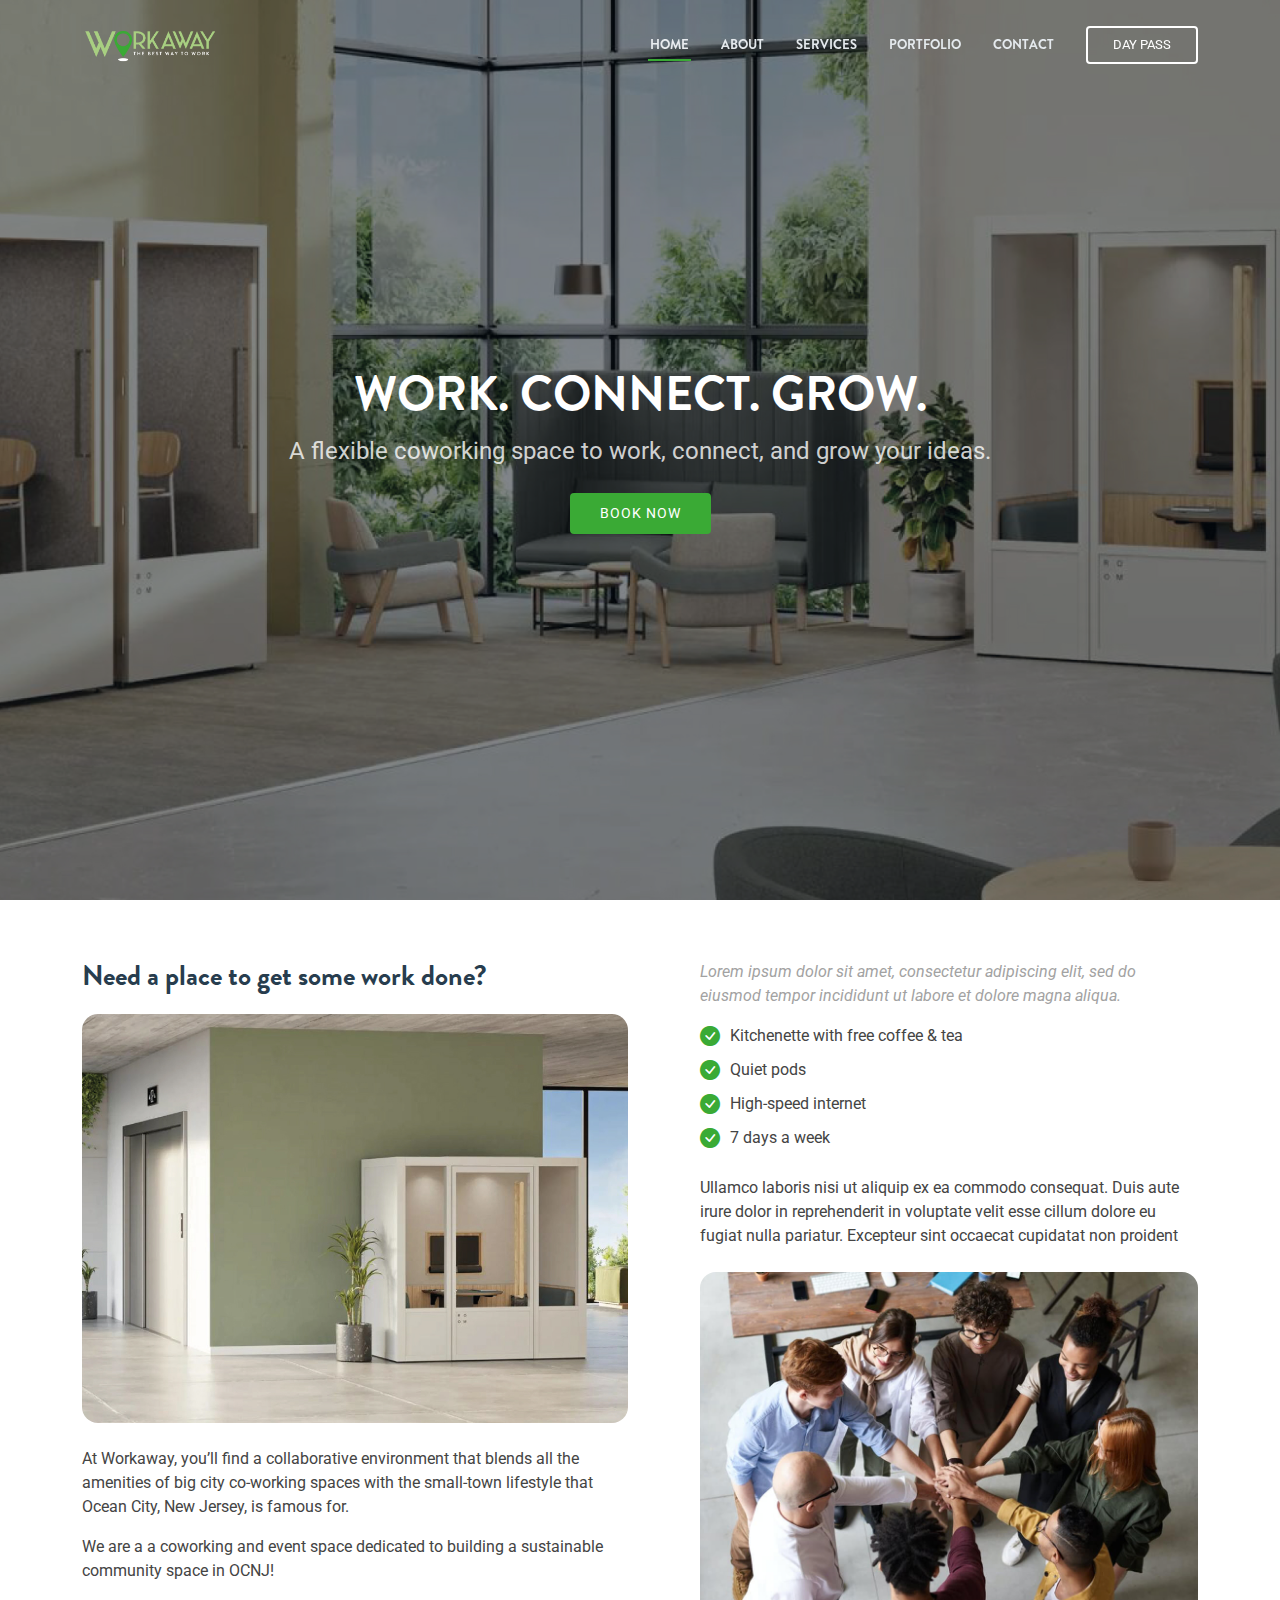
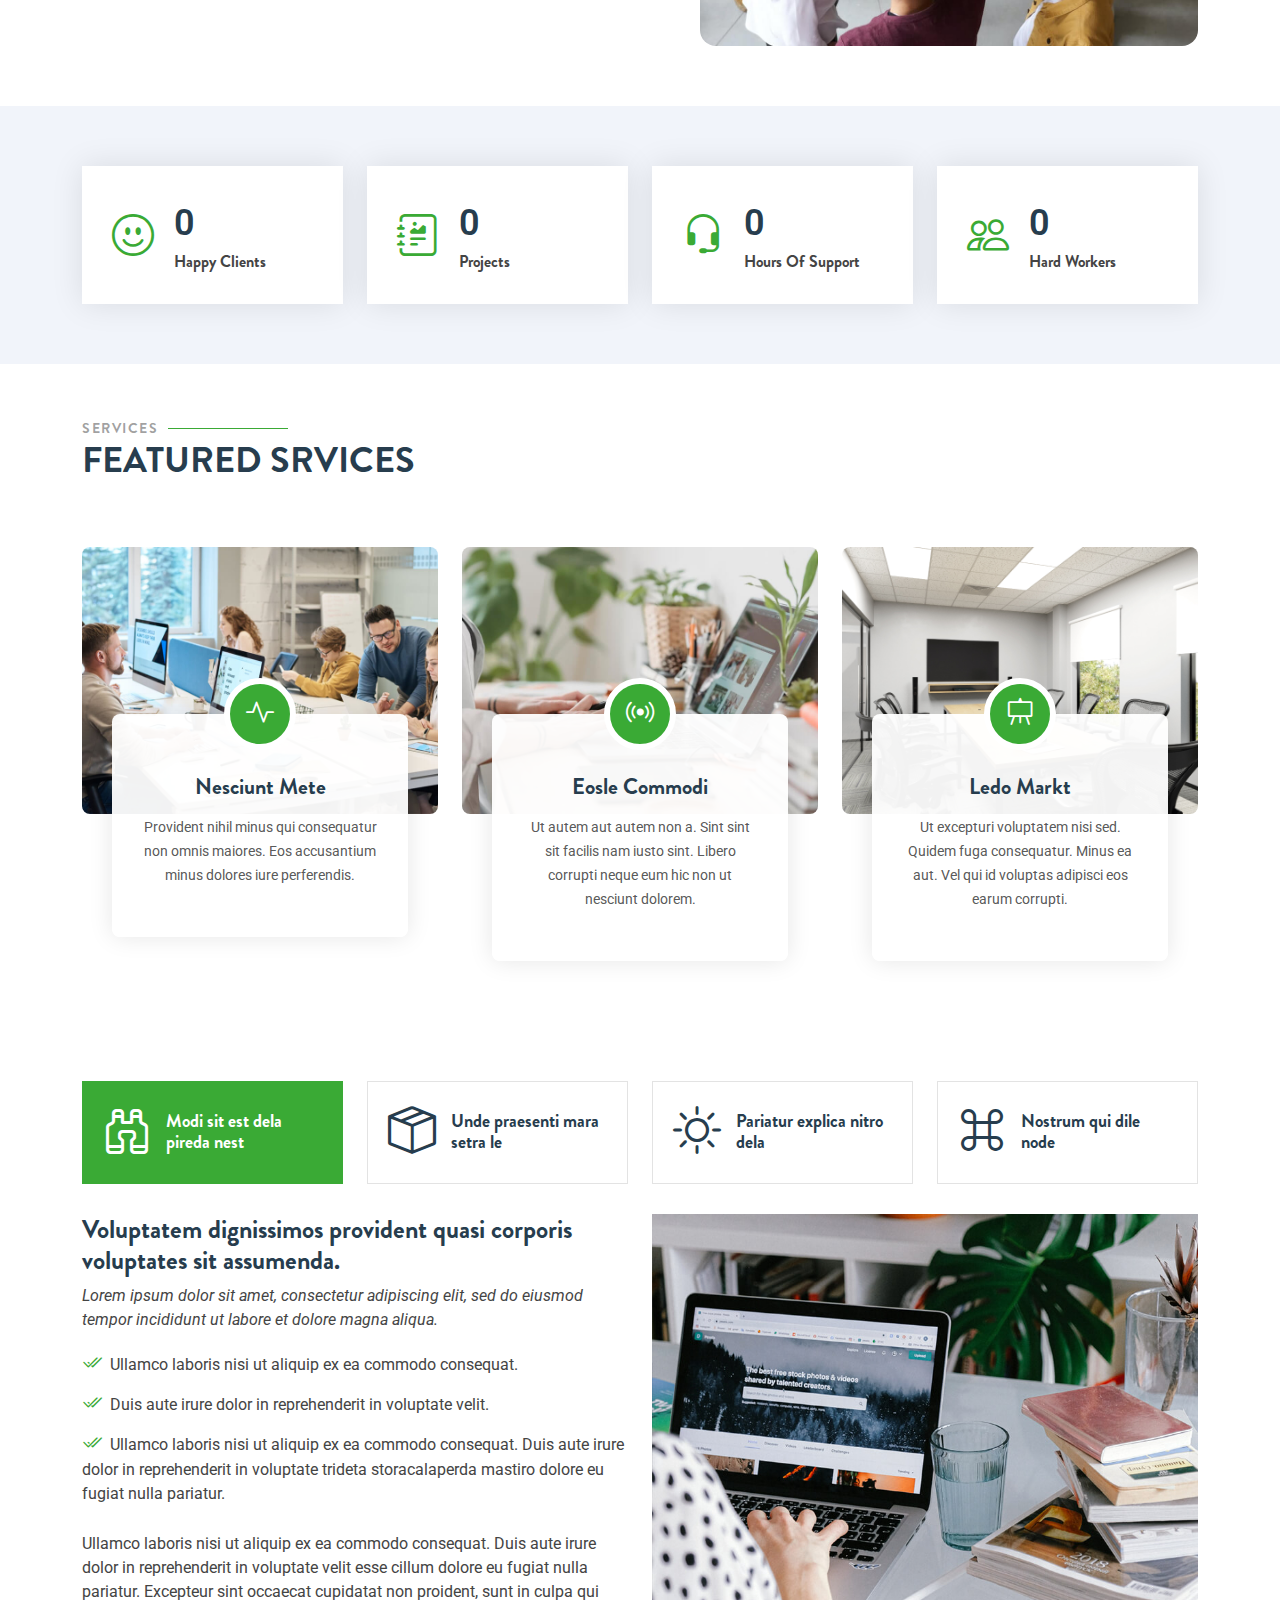
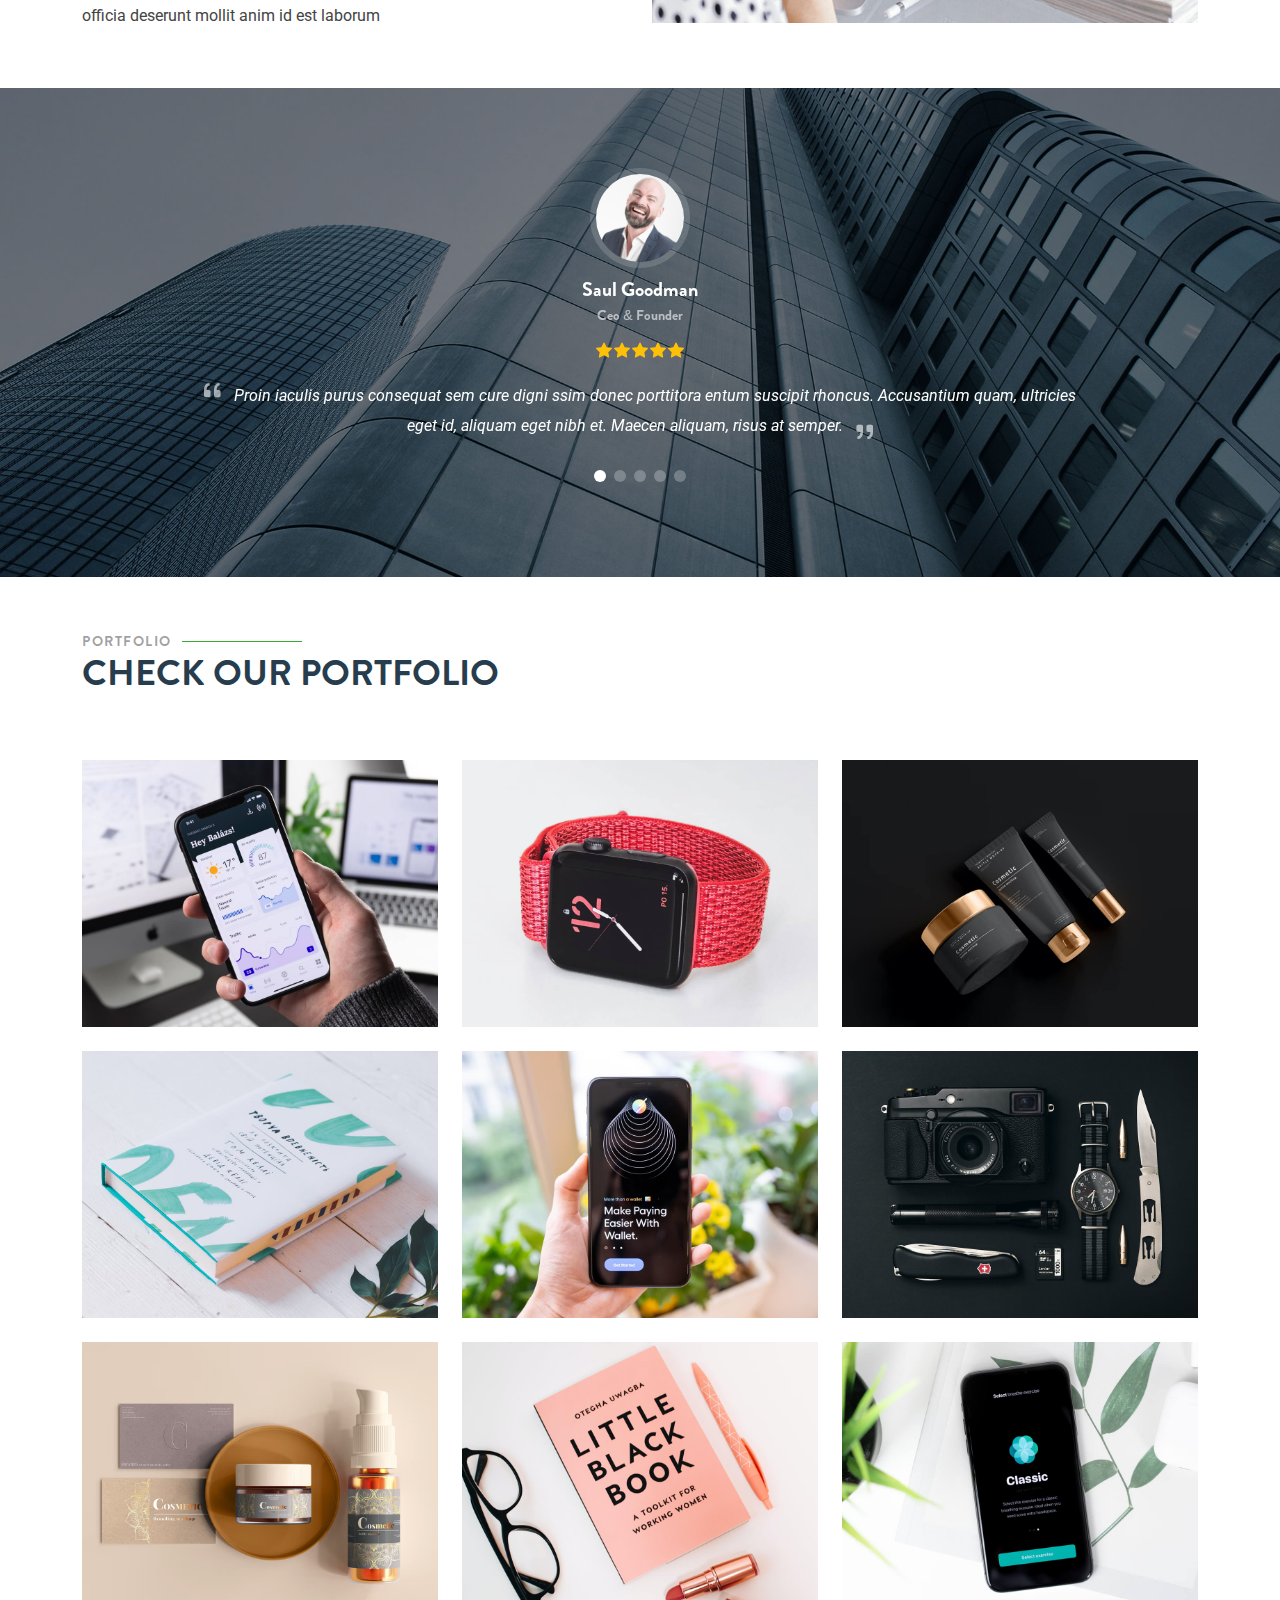
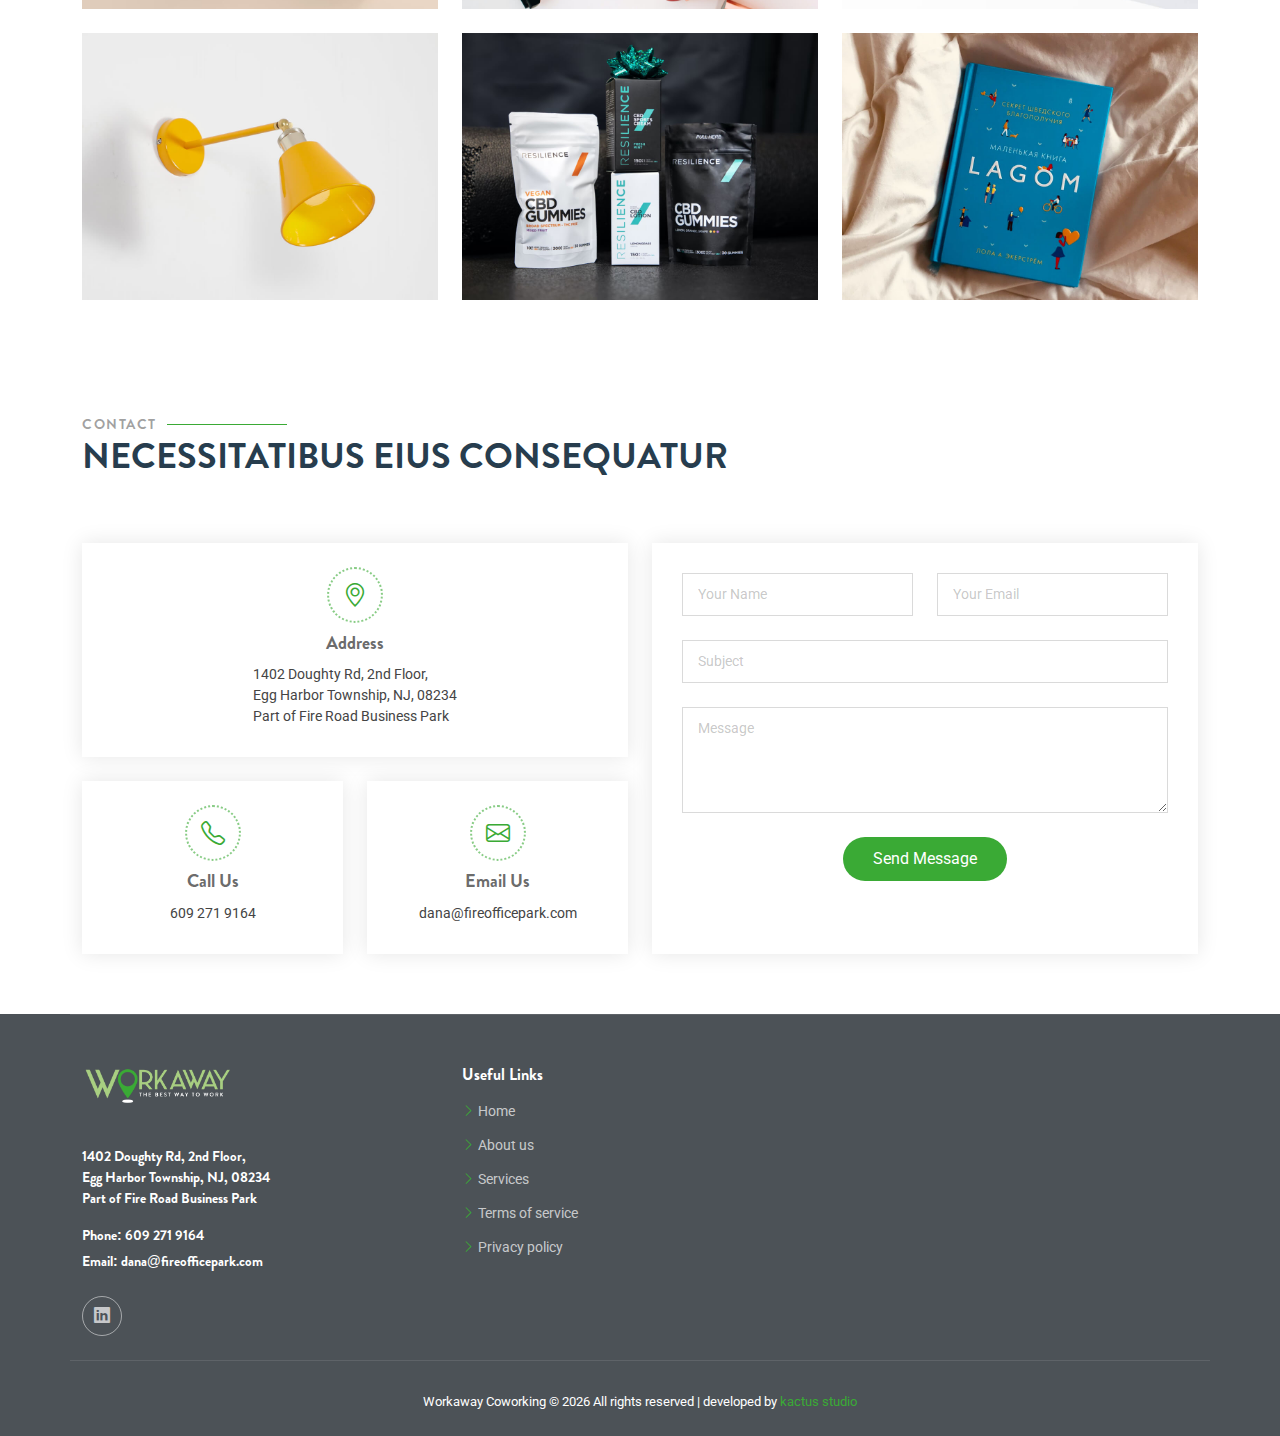
<file: index.html>
<!doctype html>
<html class="no-js" lang="zxx">

<head>
    <meta charset="UTF-8">
    <meta name="viewport">
    <meta name="description" content="Fire Road Business Park is a localized Commercial Real Estate Investment and development firm excited to partner with and help meet the needs of a growing enterprise.">
    <meta name="keywords" content="fire, fire road, fire road business park, park, business park, commercial real estate, comercial, real estate, real estate investment, commercial real state investment, development firm, enterprise,coworking, work, workaway, working, co-working, co working, penn">
    <meta name="viewport" content="width=device-width, initial-scale=1.0">
    <meta http-equiv="X-UA-Compatible" content="ie=edge">
    <meta name="author" content="workaway coworking | kactus studio">
    <meta name="robots" content="index, follow">
    <link rel="canonical" href="https://workawaycoworking.com/" />
	<title>Workaway Coworking | Home</title>

  <!-- Favicons -->
  <link href="assets/img/favicon.png" rel="icon">
  <link href="assets/img/apple-touch-icon.png" rel="apple-touch-icon">

  <!-- Fonts -->
  <link href="https://fonts.googleapis.com" rel="preconnect">
  <link href="https://fonts.gstatic.com" rel="preconnect" crossorigin>
  <link href="https://fonts.googleapis.com/css2?family=Roboto:ital,wght@0,100;0,300;0,400;0,500;0,700;0,900;1,100;1,300;1,400;1,500;1,700;1,900&family=Raleway:ital,wght@0,100;0,200;0,300;0,400;0,500;0,600;0,700;0,800;0,900;1,100;1,200;1,300;1,400;1,500;1,600;1,700;1,800;1,900&family=Inter:wght@100;200;300;400;500;600;700;800;900&display=swap" rel="stylesheet">

  <!-- Vendor CSS Files -->
  <link href="assets/vendor/bootstrap/css/bootstrap.min.css" rel="stylesheet">
  <link href="assets/vendor/bootstrap-icons/bootstrap-icons.css" rel="stylesheet">
  <link href="assets/vendor/aos/aos.css" rel="stylesheet">
  <link href="assets/vendor/glightbox/css/glightbox.min.css" rel="stylesheet">
  <link href="assets/vendor/swiper/swiper-bundle.min.css" rel="stylesheet">

  <!-- Main CSS File -->
  <link href="assets/css/main.css" rel="stylesheet">

</head>

<body class="index-page">

  <header id="header" class="header d-flex align-items-center fixed-top">
    <div class="container-fluid container-xl position-relative d-flex align-items-center">

      <a href="index.html" class="logo d-flex align-items-center me-auto">
        <!-- Uncomment the line below if you also wish to use an image logo -->
        <img src="assets/img/logo.png" alt="">
        <!-- <h1 class="sitename">Dewi</h1> -->
      </a>

      <nav id="navmenu" class="navmenu">
        <ul>
          <li><a href="#hero" class="active">Home</a></li>
          <li><a href="#about">About</a></li>
          <li><a href="#services">Services</a></li>
          <li><a href="#portfolio">Portfolio</a></li>
          <!-- <li><a href="#team">Team</a></li> -->
          <!-- <li class="dropdown"><a href="#"><span>Dropdown</span> <i class="bi bi-chevron-down toggle-dropdown"></i></a>
            <ul>
              <li><a href="#">Dropdown 1</a></li>
              <li class="dropdown"><a href="#"><span>Deep Dropdown</span> <i class="bi bi-chevron-down toggle-dropdown"></i></a>
                <ul>
                  <li><a href="#">Deep Dropdown 1</a></li>
                  <li><a href="#">Deep Dropdown 2</a></li>
                  <li><a href="#">Deep Dropdown 3</a></li>
                  <li><a href="#">Deep Dropdown 4</a></li>
                  <li><a href="#">Deep Dropdown 5</a></li>
                </ul>
              </li>
              <li><a href="#">Dropdown 2</a></li>
              <li><a href="#">Dropdown 3</a></li>
              <li><a href="#">Dropdown 4</a></li>
            </ul>
          </li> -->
          <li><a href="#contact">Contact</a></li>
        </ul>
        <i class="mobile-nav-toggle d-xl-none bi bi-list"></i>
      </nav>

      <a class="cta-btn" href="index.html#about">Day pass</a>

    </div>
  </header>

  <main class="main">

    <!-- Hero Section -->
    <section id="hero" class="hero section dark-background">

      <img src="assets/img/hero-bg.jpg" alt="" data-aos="fade-in">

      <div class="container d-flex flex-column align-items-center">
        <h2 data-aos="fade-up" data-aos-delay="100">WORK. CONNECT. GROW.</h2>
        <p data-aos="fade-up" data-aos-delay="200">A flexible coworking space to work, connect, and grow your ideas.</p>
        <div class="d-flex mt-4" data-aos="fade-up" data-aos-delay="300">
          <a href="#about" class="btn-get-started">Book Now</a>
          <!-- <a href="../workaway/assets/img/coworking.mp4" class="glightbox btn-watch-video d-flex align-items-center"><i class="bi bi-play-circle"></i><span>Watch Video</span></a> -->
        </div>
      </div>

    </section><!-- /Hero Section -->

    <!-- About Section -->
    <section id="about" class="about section">

      <div class="container">

        <div class="row gy-4">
          <div class="col-lg-6" data-aos="fade-up" data-aos-delay="100">
            <h3>Need a place to get some work done?</h3>
            <img src="assets/img/about.jpg" class="img-fluid rounded-4 mb-4" alt="">
            <p>At Workaway, you’ll find a collaborative environment that blends all the amenities of big city co-working spaces with the small-town lifestyle that Ocean City, New Jersey, is famous for.</p>
            <p>We are a a coworking and event space dedicated to building a sustainable community space in OCNJ!</p>
          </div>
          <div class="col-lg-6" data-aos="fade-up" data-aos-delay="250">
            <div class="content ps-0 ps-lg-5">
              <p class="fst-italic">
                Lorem ipsum dolor sit amet, consectetur adipiscing elit, sed do eiusmod tempor incididunt ut labore et dolore
                magna aliqua.
              </p>
              <ul>
                <li><i class="bi bi-check-circle-fill"></i> <span>Kitchenette with free coffee & tea</span></li>
                <li><i class="bi bi-check-circle-fill"></i> <span>Quiet pods</span></li>
                <li><i class="bi bi-check-circle-fill"></i> <span>High-speed internet</span></li>
                <li><i class="bi bi-check-circle-fill"></i> <span>7 days a week</span></li>
              </ul>
              <p>
                Ullamco laboris nisi ut aliquip ex ea commodo consequat. Duis aute irure dolor in reprehenderit in voluptate
                velit esse cillum dolore eu fugiat nulla pariatur. Excepteur sint occaecat cupidatat non proident
              </p>

              <div class="position-relative mt-4">
                <img src="assets/img/about-2.jpg" class="img-fluid rounded-4" alt="">
                <!-- <a href="https://www.youtube.com/watch?v=Y7f98aduVJ8" class="glightbox pulsating-play-btn"></a> -->
              </div>
            </div>
          </div>
        </div>

      </div>

    </section><!-- /About Section -->

    <!-- Stats Section -->
    <section id="stats" class="stats section light-background">

      <div class="container" data-aos="fade-up" data-aos-delay="100">

        <div class="row gy-4">

          <div class="col-lg-3 col-md-6">
            <div class="stats-item d-flex align-items-center w-100 h-100">
              <i class="bi bi-emoji-smile color-blue flex-shrink-0"></i>
              <div>
                <span data-purecounter-start="0" data-purecounter-end="232" data-purecounter-duration="1" class="purecounter"></span>
                <p>Happy Clients</p>
              </div>
            </div>
          </div><!-- End Stats Item -->

          <div class="col-lg-3 col-md-6">
            <div class="stats-item d-flex align-items-center w-100 h-100">
              <i class="bi bi-journal-richtext color-orange flex-shrink-0"></i>
              <div>
                <span data-purecounter-start="0" data-purecounter-end="521" data-purecounter-duration="1" class="purecounter"></span>
                <p>Projects</p>
              </div>
            </div>
          </div><!-- End Stats Item -->

          <div class="col-lg-3 col-md-6">
            <div class="stats-item d-flex align-items-center w-100 h-100">
              <i class="bi bi-headset color-green flex-shrink-0"></i>
              <div>
                <span data-purecounter-start="0" data-purecounter-end="1463" data-purecounter-duration="1" class="purecounter"></span>
                <p>Hours Of Support</p>
              </div>
            </div>
          </div><!-- End Stats Item -->

          <div class="col-lg-3 col-md-6">
            <div class="stats-item d-flex align-items-center w-100 h-100">
              <i class="bi bi-people color-pink flex-shrink-0"></i>
              <div>
                <span data-purecounter-start="0" data-purecounter-end="15" data-purecounter-duration="1" class="purecounter"></span>
                <p>Hard Workers</p>
              </div>
            </div>
          </div><!-- End Stats Item -->

        </div>

      </div>

    </section><!-- /Stats Section -->

    <!-- Services Section -->
    <section id="services" class="services section">

      <!-- Section Title -->
      <div class="container section-title" data-aos="fade-up">
        <h2>Services</h2>
        <p>Featured Srvices<br></p>
      </div><!-- End Section Title -->

      <div class="container" data-aos="fade-up" data-aos-delay="100">

        <div class="row gy-5">

          <div class="col-xl-4 col-md-6" data-aos="zoom-in" data-aos-delay="200">
            <div class="service-item">
              <div class="img">
                <img src="assets/img/services-1.jpg" class="img-fluid" alt="">
              </div>
              <div class="details position-relative">
                <div class="icon">
                  <i class="bi bi-activity"></i>
                </div>
                <a href="service-details.html" class="stretched-link">
                  <h3>Nesciunt Mete</h3>
                </a>
                <p>Provident nihil minus qui consequatur non omnis maiores. Eos accusantium minus dolores iure perferendis.</p>
              </div>
            </div>
          </div><!-- End Service Item -->

          <div class="col-xl-4 col-md-6" data-aos="zoom-in" data-aos-delay="300">
            <div class="service-item">
              <div class="img">
                <img src="assets/img/services-2.jpg" class="img-fluid" alt="">
              </div>
              <div class="details position-relative">
                <div class="icon">
                  <i class="bi bi-broadcast"></i>
                </div>
                <a href="service-details.html" class="stretched-link">
                  <h3>Eosle Commodi</h3>
                </a>
                <p>Ut autem aut autem non a. Sint sint sit facilis nam iusto sint. Libero corrupti neque eum hic non ut nesciunt dolorem.</p>
              </div>
            </div>
          </div><!-- End Service Item -->

          <div class="col-xl-4 col-md-6" data-aos="zoom-in" data-aos-delay="400">
            <div class="service-item">
              <div class="img">
                <img src="assets/img/services-3.jpg" class="img-fluid" alt="">
              </div>
              <div class="details position-relative">
                <div class="icon">
                  <i class="bi bi-easel"></i>
                </div>
                <a href="service-details.html" class="stretched-link">
                  <h3>Ledo Markt</h3>
                </a>
                <p>Ut excepturi voluptatem nisi sed. Quidem fuga consequatur. Minus ea aut. Vel qui id voluptas adipisci eos earum corrupti.</p>
              </div>
            </div>
          </div><!-- End Service Item -->

        </div>

      </div>

    </section>
    <!-- /Services Section -->

    <!-- Clients Section -->
    <!-- <section id="clients" class="clients section light-background">

      <div class="container" data-aos="fade-up">

        <div class="row gy-4">

          <div class="col-xl-2 col-md-3 col-6 client-logo">
            <img src="assets/img/clients/client-1.png" class="img-fluid" alt="">
          </div>

          <div class="col-xl-2 col-md-3 col-6 client-logo">
            <img src="assets/img/clients/client-2.png" class="img-fluid" alt="">
          </div>

          <div class="col-xl-2 col-md-3 col-6 client-logo">
            <img src="assets/img/clients/client-3.png" class="img-fluid" alt="">
          </div>

          <div class="col-xl-2 col-md-3 col-6 client-logo">
            <img src="assets/img/clients/client-4.png" class="img-fluid" alt="">
          </div>

          <div class="col-xl-2 col-md-3 col-6 client-logo">
            <img src="assets/img/clients/client-5.png" class="img-fluid" alt="">
          </div>

          <div class="col-xl-2 col-md-3 col-6 client-logo">
            <img src="assets/img/clients/client-6.png" class="img-fluid" alt="">
          </div>

        </div>
      </div>

    </section> -->
    <!-- /Clients Section -->

    <!-- Features Section -->
    <section id="features" class="features section">

      <div class="container">

        <ul class="nav nav-tabs row  d-flex" data-aos="fade-up" data-aos-delay="100">
          <li class="nav-item col-3">
            <a class="nav-link active show" data-bs-toggle="tab" data-bs-target="#features-tab-1">
              <i class="bi bi-binoculars"></i>
              <h4 class="d-none d-lg-block">Modi sit est dela pireda nest</h4>
            </a>
          </li>
          <li class="nav-item col-3">
            <a class="nav-link" data-bs-toggle="tab" data-bs-target="#features-tab-2">
              <i class="bi bi-box-seam"></i>
              <h4 class="d-none d-lg-block">Unde praesenti mara setra le</h4>
            </a>
          </li>
          <li class="nav-item col-3">
            <a class="nav-link" data-bs-toggle="tab" data-bs-target="#features-tab-3">
              <i class="bi bi-brightness-high"></i>
              <h4 class="d-none d-lg-block">Pariatur explica nitro dela</h4>
            </a>
          </li>
          <li class="nav-item col-3">
            <a class="nav-link" data-bs-toggle="tab" data-bs-target="#features-tab-4">
              <i class="bi bi-command"></i>
              <h4 class="d-none d-lg-block">Nostrum qui dile node</h4>
            </a>
          </li>
        </ul><!-- End Tab Nav -->

        <div class="tab-content" data-aos="fade-up" data-aos-delay="200">

          <div class="tab-pane fade active show" id="features-tab-1">
            <div class="row">
              <div class="col-lg-6 order-2 order-lg-1 mt-3 mt-lg-0">
                <h3>Voluptatem dignissimos provident quasi corporis voluptates sit assumenda.</h3>
                <p class="fst-italic">
                  Lorem ipsum dolor sit amet, consectetur adipiscing elit, sed do eiusmod tempor incididunt ut labore et dolore
                  magna aliqua.
                </p>
                <ul>
                  <li><i class="bi bi-check2-all"></i>
                    <spab>Ullamco laboris nisi ut aliquip ex ea commodo consequat.</spab>
                  </li>
                  <li><i class="bi bi-check2-all"></i> <span>Duis aute irure dolor in reprehenderit in voluptate velit</span>.</li>
                  <li><i class="bi bi-check2-all"></i> <span>Ullamco laboris nisi ut aliquip ex ea commodo consequat. Duis aute irure dolor in reprehenderit in voluptate trideta storacalaperda mastiro dolore eu fugiat nulla pariatur.</span></li>
                </ul>
                <p>
                  Ullamco laboris nisi ut aliquip ex ea commodo consequat. Duis aute irure dolor in reprehenderit in voluptate
                  velit esse cillum dolore eu fugiat nulla pariatur. Excepteur sint occaecat cupidatat non proident, sunt in
                  culpa qui officia deserunt mollit anim id est laborum
                </p>
              </div>
              <div class="col-lg-6 order-1 order-lg-2 text-center">
                <img src="assets/img/working-1.jpg" alt="" class="img-fluid">
              </div>
            </div>
          </div><!-- End Tab Content Item -->

          <div class="tab-pane fade" id="features-tab-2">
            <div class="row">
              <div class="col-lg-6 order-2 order-lg-1 mt-3 mt-lg-0">
                <h3>Neque exercitationem debitis soluta quos debitis quo mollitia officia est</h3>
                <p>
                  Ullamco laboris nisi ut aliquip ex ea commodo consequat. Duis aute irure dolor in reprehenderit in voluptate
                  velit esse cillum dolore eu fugiat nulla pariatur. Excepteur sint occaecat cupidatat non proident, sunt in
                  culpa qui officia deserunt mollit anim id est laborum
                </p>
                <p class="fst-italic">
                  Lorem ipsum dolor sit amet, consectetur adipiscing elit, sed do eiusmod tempor incididunt ut labore et dolore
                  magna aliqua.
                </p>
                <ul>
                  <li><i class="bi bi-check2-all"></i> <span>Ullamco laboris nisi ut aliquip ex ea commodo consequat.</span></li>
                  <li><i class="bi bi-check2-all"></i> <span>Duis aute irure dolor in reprehenderit in voluptate velit.</span></li>
                  <li><i class="bi bi-check2-all"></i> <span>Provident mollitia neque rerum asperiores dolores quos qui a. Ipsum neque dolor voluptate nisi sed.</span></li>
                  <li><i class="bi bi-check2-all"></i> <span>Ullamco laboris nisi ut aliquip ex ea commodo consequat. Duis aute irure dolor in reprehenderit in voluptate trideta storacalaperda mastiro dolore eu fugiat nulla pariatur.</span></li>
                </ul>
              </div>
              <div class="col-lg-6 order-1 order-lg-2 text-center">
                <img src="assets/img/working-2.jpg" alt="" class="img-fluid">
              </div>
            </div>
          </div><!-- End Tab Content Item -->

          <div class="tab-pane fade" id="features-tab-3">
            <div class="row">
              <div class="col-lg-6 order-2 order-lg-1 mt-3 mt-lg-0">
                <h3>Voluptatibus commodi ut accusamus ea repudiandae ut autem dolor ut assumenda</h3>
                <p>
                  Ullamco laboris nisi ut aliquip ex ea commodo consequat. Duis aute irure dolor in reprehenderit in voluptate
                  velit esse cillum dolore eu fugiat nulla pariatur. Excepteur sint occaecat cupidatat non proident, sunt in
                  culpa qui officia deserunt mollit anim id est laborum
                </p>
                <ul>
                  <li><i class="bi bi-check2-all"></i> <span>Ullamco laboris nisi ut aliquip ex ea commodo consequat.</span></li>
                  <li><i class="bi bi-check2-all"></i> <span>Duis aute irure dolor in reprehenderit in voluptate velit.</span></li>
                  <li><i class="bi bi-check2-all"></i> <span>Provident mollitia neque rerum asperiores dolores quos qui a. Ipsum neque dolor voluptate nisi sed.</span></li>
                </ul>
                <p class="fst-italic">
                  Lorem ipsum dolor sit amet, consectetur adipiscing elit, sed do eiusmod tempor incididunt ut labore et dolore
                  magna aliqua.
                </p>
              </div>
              <div class="col-lg-6 order-1 order-lg-2 text-center">
                <img src="assets/img/working-3.jpg" alt="" class="img-fluid">
              </div>
            </div>
          </div><!-- End Tab Content Item -->

          <div class="tab-pane fade" id="features-tab-4">
            <div class="row">
              <div class="col-lg-6 order-2 order-lg-1 mt-3 mt-lg-0">
                <h3>Omnis fugiat ea explicabo sunt dolorum asperiores sequi inventore rerum</h3>
                <p>
                  Ullamco laboris nisi ut aliquip ex ea commodo consequat. Duis aute irure dolor in reprehenderit in voluptate
                  velit esse cillum dolore eu fugiat nulla pariatur. Excepteur sint occaecat cupidatat non proident, sunt in
                  culpa qui officia deserunt mollit anim id est laborum
                </p>
                <p class="fst-italic">
                  Lorem ipsum dolor sit amet, consectetur adipiscing elit, sed do eiusmod tempor incididunt ut labore et dolore
                  magna aliqua.
                </p>
                <ul>
                  <li><i class="bi bi-check2-all"></i> <span>Ullamco laboris nisi ut aliquip ex ea commodo consequat.</span></li>
                  <li><i class="bi bi-check2-all"></i> <span>Duis aute irure dolor in reprehenderit in voluptate velit.</span></li>
                  <li><i class="bi bi-check2-all"></i> <span>Ullamco laboris nisi ut aliquip ex ea commodo consequat. Duis aute irure dolor in reprehenderit in voluptate trideta storacalaperda mastiro dolore eu fugiat nulla pariatur.</span></li>
                </ul>
              </div>
              <div class="col-lg-6 order-1 order-lg-2 text-center">
                <img src="assets/img/working-4.jpg" alt="" class="img-fluid">
              </div>
            </div>
          </div><!-- End Tab Content Item -->

        </div>

      </div>

    </section><!-- /Features Section -->

    <!-- Services 2 Section -->
    <!-- <section id="services-2" class="services-2 section light-background"> -->

      <!-- Section Title -->
      <!-- <div class="container section-title" data-aos="fade-up">
        <h2>Services</h2>
        <p>CHECK OUR SERVICES</p>
      </div> -->
      <!-- End Section Title -->

      <!-- <div class="container">
        <div class="row gy-4">
          <div class="col-md-6" data-aos="fade-up" data-aos-delay="100">
            <div class="service-item d-flex position-relative h-100">
              <i class="bi bi-briefcase icon flex-shrink-0"></i>
              <div>
                <h4 class="title"><a href="#" class="stretched-link">Lorem Ipsum</a></h4>
                <p class="description">Voluptatum deleniti atque corrupti quos dolores et quas molestias excepturi sint occaecati cupiditate non provident</p>
              </div>
            </div>
          </div>

          <div class="col-md-6" data-aos="fade-up" data-aos-delay="200">
            <div class="service-item d-flex position-relative h-100">
              <i class="bi bi-card-checklist icon flex-shrink-0"></i>
              <div>
                <h4 class="title"><a href="#" class="stretched-link">Dolor Sitema</a></h4>
                <p class="description">Minim veniam, quis nostrud exercitation ullamco laboris nisi ut aliquip ex ea commodo consequat tarad limino ata</p>
              </div>
            </div>
          </div>

          <div class="col-md-6" data-aos="fade-up" data-aos-delay="300">
            <div class="service-item d-flex position-relative h-100">
              <i class="bi bi-bar-chart icon flex-shrink-0"></i>
              <div>
                <h4 class="title"><a href="#" class="stretched-link">Sed ut perspiciatis</a></h4>
                <p class="description">Duis aute irure dolor in reprehenderit in voluptate velit esse cillum dolore eu fugiat nulla pariatur</p>
              </div>
            </div>
          </div>

          <div class="col-md-6" data-aos="fade-up" data-aos-delay="400">
            <div class="service-item d-flex position-relative h-100">
              <i class="bi bi-binoculars icon flex-shrink-0"></i>
              <div>
                <h4 class="title"><a href="#" class="stretched-link">Magni Dolores</a></h4>
                <p class="description">Excepteur sint occaecat cupidatat non proident, sunt in culpa qui officia deserunt mollit anim id est laborum</p>
              </div>
            </div>
          </div>

          <div class="col-md-6" data-aos="fade-up" data-aos-delay="500">
            <div class="service-item d-flex position-relative h-100">
              <i class="bi bi-brightness-high icon flex-shrink-0"></i>
              <div>
                <h4 class="title"><a href="#" class="stretched-link">Nemo Enim</a></h4>
                <p class="description">At vero eos et accusamus et iusto odio dignissimos ducimus qui blanditiis praesentium voluptatum deleniti atque</p>
              </div>
            </div>
          </div>

          <div class="col-md-6" data-aos="fade-up" data-aos-delay="600">
            <div class="service-item d-flex position-relative h-100">
              <i class="bi bi-calendar4-week icon flex-shrink-0"></i>
              <div>
                <h4 class="title"><a href="#" class="stretched-link">Eiusmod Tempor</a></h4>
                <p class="description">Et harum quidem rerum facilis est et expedita distinctio. Nam libero tempore, cum soluta nobis est eligendi</p>
              </div>
            </div>
          </div>
         
        </div>
     </div>
    </section> -->
    <!-- /Services 2 Section -->

    <!-- Testimonials Section -->
    <section id="testimonials" class="testimonials section dark-background">

      <img src="assets/img/testimonials-bg.jpg" class="testimonials-bg" alt="">

      <div class="container" data-aos="fade-up" data-aos-delay="100">

        <div class="swiper init-swiper">
          <script type="application/json" class="swiper-config">
            {
              "loop": true,
              "speed": 600,
              "autoplay": {
                "delay": 5000
              },
              "slidesPerView": "auto",
              "pagination": {
                "el": ".swiper-pagination",
                "type": "bullets",
                "clickable": true
              }
            }
          </script>
          <div class="swiper-wrapper">

            <div class="swiper-slide">
              <div class="testimonial-item">
                <img src="assets/img/testimonials/testimonials-1.jpg" class="testimonial-img" alt="">
                <h3>Saul Goodman</h3>
                <h4>Ceo &amp; Founder</h4>
                <div class="stars">
                  <i class="bi bi-star-fill"></i><i class="bi bi-star-fill"></i><i class="bi bi-star-fill"></i><i class="bi bi-star-fill"></i><i class="bi bi-star-fill"></i>
                </div>
                <p>
                  <i class="bi bi-quote quote-icon-left"></i>
                  <span>Proin iaculis purus consequat sem cure digni ssim donec porttitora entum suscipit rhoncus. Accusantium quam, ultricies eget id, aliquam eget nibh et. Maecen aliquam, risus at semper.</span>
                  <i class="bi bi-quote quote-icon-right"></i>
                </p>
              </div>
            </div><!-- End testimonial item -->

            <div class="swiper-slide">
              <div class="testimonial-item">
                <img src="assets/img/testimonials/testimonials-2.jpg" class="testimonial-img" alt="">
                <h3>Sara Wilsson</h3>
                <h4>Designer</h4>
                <div class="stars">
                  <i class="bi bi-star-fill"></i><i class="bi bi-star-fill"></i><i class="bi bi-star-fill"></i><i class="bi bi-star-fill"></i><i class="bi bi-star-fill"></i>
                </div>
                <p>
                  <i class="bi bi-quote quote-icon-left"></i>
                  <span>Export tempor illum tamen malis malis eram quae irure esse labore quem cillum quid cillum eram malis quorum velit fore eram velit sunt aliqua noster fugiat irure amet legam anim culpa.</span>
                  <i class="bi bi-quote quote-icon-right"></i>
                </p>
              </div>
            </div><!-- End testimonial item -->

            <div class="swiper-slide">
              <div class="testimonial-item">
                <img src="assets/img/testimonials/testimonials-3.jpg" class="testimonial-img" alt="">
                <h3>Jena Karlis</h3>
                <h4>Store Owner</h4>
                <div class="stars">
                  <i class="bi bi-star-fill"></i><i class="bi bi-star-fill"></i><i class="bi bi-star-fill"></i><i class="bi bi-star-fill"></i><i class="bi bi-star-fill"></i>
                </div>
                <p>
                  <i class="bi bi-quote quote-icon-left"></i>
                  <span>Enim nisi quem export duis labore cillum quae magna enim sint quorum nulla quem veniam duis minim tempor labore quem eram duis noster aute amet eram fore quis sint minim.</span>
                  <i class="bi bi-quote quote-icon-right"></i>
                </p>
              </div>
            </div><!-- End testimonial item -->

            <div class="swiper-slide">
              <div class="testimonial-item">
                <img src="assets/img/testimonials/testimonials-4.jpg" class="testimonial-img" alt="">
                <h3>Matt Brandon</h3>
                <h4>Freelancer</h4>
                <div class="stars">
                  <i class="bi bi-star-fill"></i><i class="bi bi-star-fill"></i><i class="bi bi-star-fill"></i><i class="bi bi-star-fill"></i><i class="bi bi-star-fill"></i>
                </div>
                <p>
                  <i class="bi bi-quote quote-icon-left"></i>
                  <span>Fugiat enim eram quae cillum dolore dolor amet nulla culpa multos export minim fugiat minim velit minim dolor enim duis veniam ipsum anim magna sunt elit fore quem dolore labore illum veniam.</span>
                  <i class="bi bi-quote quote-icon-right"></i>
                </p>
              </div>
            </div><!-- End testimonial item -->

            <div class="swiper-slide">
              <div class="testimonial-item">
                <img src="assets/img/testimonials/testimonials-5.jpg" class="testimonial-img" alt="">
                <h3>John Larson</h3>
                <h4>Entrepreneur</h4>
                <div class="stars">
                  <i class="bi bi-star-fill"></i><i class="bi bi-star-fill"></i><i class="bi bi-star-fill"></i><i class="bi bi-star-fill"></i><i class="bi bi-star-fill"></i>
                </div>
                <p>
                  <i class="bi bi-quote quote-icon-left"></i>
                  <span>Quis quorum aliqua sint quem legam fore sunt eram irure aliqua veniam tempor noster veniam enim culpa labore duis sunt culpa nulla illum cillum fugiat legam esse veniam culpa fore nisi cillum quid.</span>
                  <i class="bi bi-quote quote-icon-right"></i>
                </p>
              </div>
            </div><!-- End testimonial item -->

          </div>
          <div class="swiper-pagination"></div>
        </div>

      </div>
    </section><!-- /Testimonials Section -->

    <!-- Portfolio Section -->
    <section id="portfolio" class="portfolio section">

      <!-- Section Title -->
      <div class="container section-title" data-aos="fade-up">
        <h2>Portfolio</h2>
        <p>CHECK OUR PORTFOLIO</p>
      </div>
      <!-- End Section Title -->

      <div class="container">
        <div class="isotope-layout" data-default-filter="*" data-layout="masonry" data-sort="original-order">
          <!-- <ul class="portfolio-filters isotope-filters" data-aos="fade-up" data-aos-delay="100">
            <li data-filter="*" class="filter-active">All</li>
            <li data-filter=".filter-app">App</li>
            <li data-filter=".filter-product">Product</li>
            <li data-filter=".filter-branding">Branding</li>
            <li data-filter=".filter-books">Books</li>
          </ul> -->
          <!-- End Portfolio Filters -->

          <div class="row gy-4 isotope-container" data-aos="fade-up" data-aos-delay="200">

            <div class="col-lg-4 col-md-6 portfolio-item isotope-item filter-app">
              <div class="portfolio-content h-100">
                <img src="assets/img/portfolio/app-1.jpg" class="img-fluid" alt="">
                <div class="portfolio-info">
                  <h4>App 1</h4>
                  <p>Lorem ipsum, dolor sit amet consectetur</p>
                  <a href="assets/img/portfolio/app-1.jpg" title="App 1" data-gallery="portfolio-gallery-app" class="glightbox preview-link"><i class="bi bi-zoom-in"></i></a>
                  <a href="portfolio-details.html" title="More Details" class="details-link"><i class="bi bi-link-45deg"></i></a>
                </div>
              </div>
            </div><!-- End Portfolio Item -->

            <div class="col-lg-4 col-md-6 portfolio-item isotope-item filter-product">
              <div class="portfolio-content h-100">
                <img src="assets/img/portfolio/product-1.jpg" class="img-fluid" alt="">
                <div class="portfolio-info">
                  <h4>Product 1</h4>
                  <p>Lorem ipsum, dolor sit amet consectetur</p>
                  <a href="assets/img/portfolio/product-1.jpg" title="Product 1" data-gallery="portfolio-gallery-product" class="glightbox preview-link"><i class="bi bi-zoom-in"></i></a>
                  <a href="portfolio-details.html" title="More Details" class="details-link"><i class="bi bi-link-45deg"></i></a>
                </div>
              </div>
            </div><!-- End Portfolio Item -->

            <div class="col-lg-4 col-md-6 portfolio-item isotope-item filter-branding">
              <div class="portfolio-content h-100">
                <img src="assets/img/portfolio/branding-1.jpg" class="img-fluid" alt="">
                <div class="portfolio-info">
                  <h4>Branding 1</h4>
                  <p>Lorem ipsum, dolor sit amet consectetur</p>
                  <a href="assets/img/portfolio/branding-1.jpg" title="Branding 1" data-gallery="portfolio-gallery-branding" class="glightbox preview-link"><i class="bi bi-zoom-in"></i></a>
                  <a href="portfolio-details.html" title="More Details" class="details-link"><i class="bi bi-link-45deg"></i></a>
                </div>
              </div>
            </div><!-- End Portfolio Item -->

            <div class="col-lg-4 col-md-6 portfolio-item isotope-item filter-books">
              <div class="portfolio-content h-100">
                <img src="assets/img/portfolio/books-1.jpg" class="img-fluid" alt="">
                <div class="portfolio-info">
                  <h4>Books 1</h4>
                  <p>Lorem ipsum, dolor sit amet consectetur</p>
                  <a href="assets/img/portfolio/books-1.jpg" title="Branding 1" data-gallery="portfolio-gallery-book" class="glightbox preview-link"><i class="bi bi-zoom-in"></i></a>
                  <a href="portfolio-details.html" title="More Details" class="details-link"><i class="bi bi-link-45deg"></i></a>
                </div>
              </div>
            </div><!-- End Portfolio Item -->

            <div class="col-lg-4 col-md-6 portfolio-item isotope-item filter-app">
              <div class="portfolio-content h-100">
                <img src="assets/img/portfolio/app-2.jpg" class="img-fluid" alt="">
                <div class="portfolio-info">
                  <h4>App 2</h4>
                  <p>Lorem ipsum, dolor sit amet consectetur</p>
                  <a href="assets/img/portfolio/app-2.jpg" title="App 2" data-gallery="portfolio-gallery-app" class="glightbox preview-link"><i class="bi bi-zoom-in"></i></a>
                  <a href="portfolio-details.html" title="More Details" class="details-link"><i class="bi bi-link-45deg"></i></a>
                </div>
              </div>
            </div><!-- End Portfolio Item -->

            <div class="col-lg-4 col-md-6 portfolio-item isotope-item filter-product">
              <div class="portfolio-content h-100">
                <img src="assets/img/portfolio/product-2.jpg" class="img-fluid" alt="">
                <div class="portfolio-info">
                  <h4>Product 2</h4>
                  <p>Lorem ipsum, dolor sit amet consectetur</p>
                  <a href="assets/img/portfolio/product-2.jpg" title="Product 2" data-gallery="portfolio-gallery-product" class="glightbox preview-link"><i class="bi bi-zoom-in"></i></a>
                  <a href="portfolio-details.html" title="More Details" class="details-link"><i class="bi bi-link-45deg"></i></a>
                </div>
              </div>
            </div><!-- End Portfolio Item -->

            <div class="col-lg-4 col-md-6 portfolio-item isotope-item filter-branding">
              <div class="portfolio-content h-100">
                <img src="assets/img/portfolio/branding-2.jpg" class="img-fluid" alt="">
                <div class="portfolio-info">
                  <h4>Branding 2</h4>
                  <p>Lorem ipsum, dolor sit amet consectetur</p>
                  <a href="assets/img/portfolio/branding-2.jpg" title="Branding 2" data-gallery="portfolio-gallery-branding" class="glightbox preview-link"><i class="bi bi-zoom-in"></i></a>
                  <a href="portfolio-details.html" title="More Details" class="details-link"><i class="bi bi-link-45deg"></i></a>
                </div>
              </div>
            </div><!-- End Portfolio Item -->

            <div class="col-lg-4 col-md-6 portfolio-item isotope-item filter-books">
              <div class="portfolio-content h-100">
                <img src="assets/img/portfolio/books-2.jpg" class="img-fluid" alt="">
                <div class="portfolio-info">
                  <h4>Books 2</h4>
                  <p>Lorem ipsum, dolor sit amet consectetur</p>
                  <a href="assets/img/portfolio/books-2.jpg" title="Branding 2" data-gallery="portfolio-gallery-book" class="glightbox preview-link"><i class="bi bi-zoom-in"></i></a>
                  <a href="portfolio-details.html" title="More Details" class="details-link"><i class="bi bi-link-45deg"></i></a>
                </div>
              </div>
            </div><!-- End Portfolio Item -->

            <div class="col-lg-4 col-md-6 portfolio-item isotope-item filter-app">
              <div class="portfolio-content h-100">
                <img src="assets/img/portfolio/app-3.jpg" class="img-fluid" alt="">
                <div class="portfolio-info">
                  <h4>App 3</h4>
                  <p>Lorem ipsum, dolor sit amet consectetur</p>
                  <a href="assets/img/portfolio/app-3.jpg" title="App 3" data-gallery="portfolio-gallery-app" class="glightbox preview-link"><i class="bi bi-zoom-in"></i></a>
                  <a href="portfolio-details.html" title="More Details" class="details-link"><i class="bi bi-link-45deg"></i></a>
                </div>
              </div>
            </div><!-- End Portfolio Item -->

            <div class="col-lg-4 col-md-6 portfolio-item isotope-item filter-product">
              <div class="portfolio-content h-100">
                <img src="assets/img/portfolio/product-3.jpg" class="img-fluid" alt="">
                <div class="portfolio-info">
                  <h4>Product 3</h4>
                  <p>Lorem ipsum, dolor sit amet consectetur</p>
                  <a href="assets/img/portfolio/product-3.jpg" title="Product 3" data-gallery="portfolio-gallery-product" class="glightbox preview-link"><i class="bi bi-zoom-in"></i></a>
                  <a href="portfolio-details.html" title="More Details" class="details-link"><i class="bi bi-link-45deg"></i></a>
                </div>
              </div>
            </div><!-- End Portfolio Item -->

            <div class="col-lg-4 col-md-6 portfolio-item isotope-item filter-branding">
              <div class="portfolio-content h-100">
                <img src="assets/img/portfolio/branding-3.jpg" class="img-fluid" alt="">
                <div class="portfolio-info">
                  <h4>Branding 3</h4>
                  <p>Lorem ipsum, dolor sit amet consectetur</p>
                  <a href="assets/img/portfolio/branding-3.jpg" title="Branding 2" data-gallery="portfolio-gallery-branding" class="glightbox preview-link"><i class="bi bi-zoom-in"></i></a>
                  <a href="portfolio-details.html" title="More Details" class="details-link"><i class="bi bi-link-45deg"></i></a>
                </div>
              </div>
            </div><!-- End Portfolio Item -->

            <div class="col-lg-4 col-md-6 portfolio-item isotope-item filter-books">
              <div class="portfolio-content h-100">
                <img src="assets/img/portfolio/books-3.jpg" class="img-fluid" alt="">
                <div class="portfolio-info">
                  <h4>Books 3</h4>
                  <p>Lorem ipsum, dolor sit amet consectetur</p>
                  <a href="assets/img/portfolio/books-3.jpg" title="Branding 3" data-gallery="portfolio-gallery-book" class="glightbox preview-link"><i class="bi bi-zoom-in"></i></a>
                  <a href="portfolio-details.html" title="More Details" class="details-link"><i class="bi bi-link-45deg"></i></a>
                </div>
              </div>
            </div><!-- End Portfolio Item -->

          </div><!-- End Portfolio Container -->
        </div>
      </div>
    </section><!-- /Portfolio Section -->

    <!-- Team Section -->
    <!-- <section id="team" class="team section light-background"> -->

      <!-- Section Title -->
      <!-- <div class="container section-title" data-aos="fade-up">
        <h2>Team</h2>
        <p>CHECK OUR TEAM</p>
      </div> -->
      <!-- End Section Title -->

      <!-- <div class="container">
        <div class="row gy-5">
          <div class="col-lg-4 col-md-6" data-aos="fade-up" data-aos-delay="100">
            <div class="member">
              <div class="pic"><img src="assets/img/team/team-1.jpg" class="img-fluid" alt=""></div>
              <div class="member-info">
                <h4>Walter White</h4>
                <span>Chief Executive Officer</span>
                <div class="social">
                  <a href=""><i class="bi bi-twitter-x"></i></a>
                  <a href=""><i class="bi bi-facebook"></i></a>
                  <a href=""><i class="bi bi-instagram"></i></a>
                  <a href=""><i class="bi bi-linkedin"></i></a>
                </div>
              </div>
            </div>
          </div>

          <div class="col-lg-4 col-md-6" data-aos="fade-up" data-aos-delay="200">
            <div class="member">
              <div class="pic"><img src="assets/img/team/team-2.jpg" class="img-fluid" alt=""></div>
              <div class="member-info">
                <h4>Sarah Jhonson</h4>
                <span>Product Manager</span>
                <div class="social">
                  <a href=""><i class="bi bi-twitter-x"></i></a>
                  <a href=""><i class="bi bi-facebook"></i></a>
                  <a href=""><i class="bi bi-instagram"></i></a>
                  <a href=""><i class="bi bi-linkedin"></i></a>
                </div>
              </div>
            </div>
          </div>

          <div class="col-lg-4 col-md-6" data-aos="fade-up" data-aos-delay="300">
            <div class="member">
              <div class="pic"><img src="assets/img/team/team-3.jpg" class="img-fluid" alt=""></div>
              <div class="member-info">
                <h4>William Anderson</h4>
                <span>CTO</span>
                <div class="social">
                  <a href=""><i class="bi bi-twitter-x"></i></a>
                  <a href=""><i class="bi bi-facebook"></i></a>
                  <a href=""><i class="bi bi-instagram"></i></a>
                  <a href=""><i class="bi bi-linkedin"></i></a>
                </div>
              </div>
            </div>
          </div>

        </div>
      </div>
    </section> -->
    <!-- /Team Section -->

    <!-- Contact Section -->
    <section id="contact" class="contact section">

      <!-- Section Title -->
      <div class="container section-title" data-aos="fade-up">
        <h2>Contact</h2>
        <p>Necessitatibus eius consequatur</p>
      </div><!-- End Section Title -->

      <div class="container" data-aos="fade-up" data-aos-delay="100">

        <div class="row gy-4">
          <div class="col-lg-6 ">
            <div class="row gy-4">

              <div class="col-lg-12">
                <div class="info-item d-flex flex-column justify-content-center align-items-center" data-aos="fade-up" data-aos-delay="200">
                  <i class="bi bi-geo-alt"></i>
                  <h3>Address</h3>
                  <p>1402 Doughty Rd, 2nd Floor,<br> Egg Harbor Township, NJ, 08234
                    <br>Part of Fire Road Business Park
                  </p>
                </div>
              </div>

              <div class="col-md-6">
                <div class="info-item d-flex flex-column justify-content-center align-items-center" data-aos="fade-up" data-aos-delay="300">
                  <i class="bi bi-telephone"></i>
                  <h3>Call Us</h3>
                  <p>609 271 9164</p>
                </div>
              </div>

              <div class="col-md-6">
                <div class="info-item d-flex flex-column justify-content-center align-items-center" data-aos="fade-up" data-aos-delay="400">
                  <i class="bi bi-envelope"></i>
                  <h3>Email Us</h3>
                  <p>dana@fireofficepark.com</p>
                </div>
              </div>
            </div>
          </div>

          <div class="col-lg-6">
            <form action="https://formspree.io/f/xaqnqkjk" method="POST" class="php-email-form" data-aos="fade-up" data-aos-delay="500">
              <div class="row gy-4">

                <div class="col-md-6">
                  <input type="text" name="name" class="form-control" placeholder="Your Name" required="">
                </div>

                <div class="col-md-6 ">
                  <input type="email" class="form-control" name="email" placeholder="Your Email" required="">
                </div>

                <div class="col-md-12">
                  <input type="text" class="form-control" name="subject" placeholder="Subject" required="">
                </div>

                <div class="col-md-12">
                  <textarea class="form-control" name="message" rows="4" placeholder="Message" required=""></textarea>
                </div>

                <div class="col-md-12 text-center">
                  <div class="loading">Loading</div>
                  <div class="error-message"></div>
                  <div class="sent-message">Your message has been sent. Thank you!</div>

                  <button type="submit">Send Message</button>
                </div>

              </div>
            </form>
          </div><!-- End Contact Form -->

        </div>

      </div>

    </section><!-- /Contact Section -->

  </main>

  <footer id="footer" class="footer dark-background">

    <div class="container footer-top">
      <div class="row gy-4">
        <div class="col-lg-4 col-md-6 footer-about">
          <a href="index.html" class="logo d-flex align-items-center">
            <!-- <span class="sitename">Dewi</span> -->
             <img src="assets/img/logo.png" alt="">
          </a>
          <div class="footer-contact pt-3">
            <p>1402 Doughty Rd, 2nd Floor,<br> Egg Harbor Township, NJ, 08234
            <br>Part of Fire Road Business Park</p>
            <p class="mt-3"><strong>Phone:</strong> <span>609 271 9164</span></p>
            <p><strong>Email:</strong> <span>dana@fireofficepark.com</span></p>
          </div>
          <div class="social-links d-flex mt-4">
            <!-- <a href=""><i class="bi bi-twitter-x"></i></a> -->
            <!-- <a href=""><i class="bi bi-facebook"></i></a> -->
            <!-- <a href=""><i class="bi bi-instagram"></i></a> -->
            <a href=""><i class="bi bi-linkedin"></i></a>
          </div>
        </div>

        <div class="col-lg-2 col-md-3 footer-links">
          <h4>Useful Links</h4>
          <ul>
            <li><i class="bi bi-chevron-right"></i> <a href="#">Home</a></li>
            <li><i class="bi bi-chevron-right"></i> <a href="#">About us</a></li>
            <li><i class="bi bi-chevron-right"></i> <a href="#">Services</a></li>
            <li><i class="bi bi-chevron-right"></i> <a href="#">Terms of service</a></li>
            <li><i class="bi bi-chevron-right"></i> <a href="#">Privacy policy</a></li>
          </ul>
        </div>

        <!-- <div class="col-lg-2 col-md-3 footer-links">
          <h4>Our Services</h4>
          <ul>
            <li><i class="bi bi-chevron-right"></i> <a href="#">Web Design</a></li>
            <li><i class="bi bi-chevron-right"></i> <a href="#">Web Development</a></li>
            <li><i class="bi bi-chevron-right"></i> <a href="#">Product Management</a></li>
            <li><i class="bi bi-chevron-right"></i> <a href="#">Marketing</a></li>
            <li><i class="bi bi-chevron-right"></i> <a href="#">Graphic Design</a></li>
          </ul>
        </div> -->

        <!-- <div class="col-lg-4 col-md-12 footer-newsletter">
          <h4>Our Newsletter</h4>
          <p>Subscribe to our newsletter and receive the latest news about our products and services!</p>
          <form action="forms/newsletter.php" method="post" class="php-email-form">
            <div class="newsletter-form"><input type="email" name="email"><input type="submit" value="Subscribe"></div>
            <div class="loading">Loading</div>
            <div class="error-message"></div>
            <div class="sent-message">Your subscription request has been sent. Thank you!</div>
          </form>
        </div> -->

      </div>
    </div>

    <div class="container copyright text-center mt-4">
      <!-- <p>© <span>Copyright</span> <strong class="px-1 sitename">Workaway Coworking</strong> <span>All Rights Reserved</span></p> -->
      <div class="credits">
        Workaway Coworking &copy; <script>document.write(new Date().getFullYear());</script> All rights reserved | developed by <a href="https://kactusstudio.com.br/" target="_blank">kactus studio</a></p>
      </div>
    </div>

  </footer>

  <!-- Scroll Top -->
  <a href="#" id="scroll-top" class="scroll-top d-flex align-items-center justify-content-center"><i class="bi bi-arrow-up-short"></i></a>

  <!-- Preloader -->
  <div id="preloader"></div>

  <!-- Vendor JS Files -->
  <script src="assets/vendor/bootstrap/js/bootstrap.bundle.min.js"></script>
  <script src="assets/vendor/php-email-form/validate.js"></script>
  <script src="assets/vendor/aos/aos.js"></script>
  <script src="assets/vendor/glightbox/js/glightbox.min.js"></script>
  <script src="assets/vendor/purecounter/purecounter_vanilla.js"></script>
  <script src="assets/vendor/swiper/swiper-bundle.min.js"></script>
  <script src="assets/vendor/imagesloaded/imagesloaded.pkgd.min.js"></script>
  <script src="assets/vendor/isotope-layout/isotope.pkgd.min.js"></script>

  <!-- Main JS File -->
  <script src="assets/js/main.js"></script>

</body>

</html>
</file>
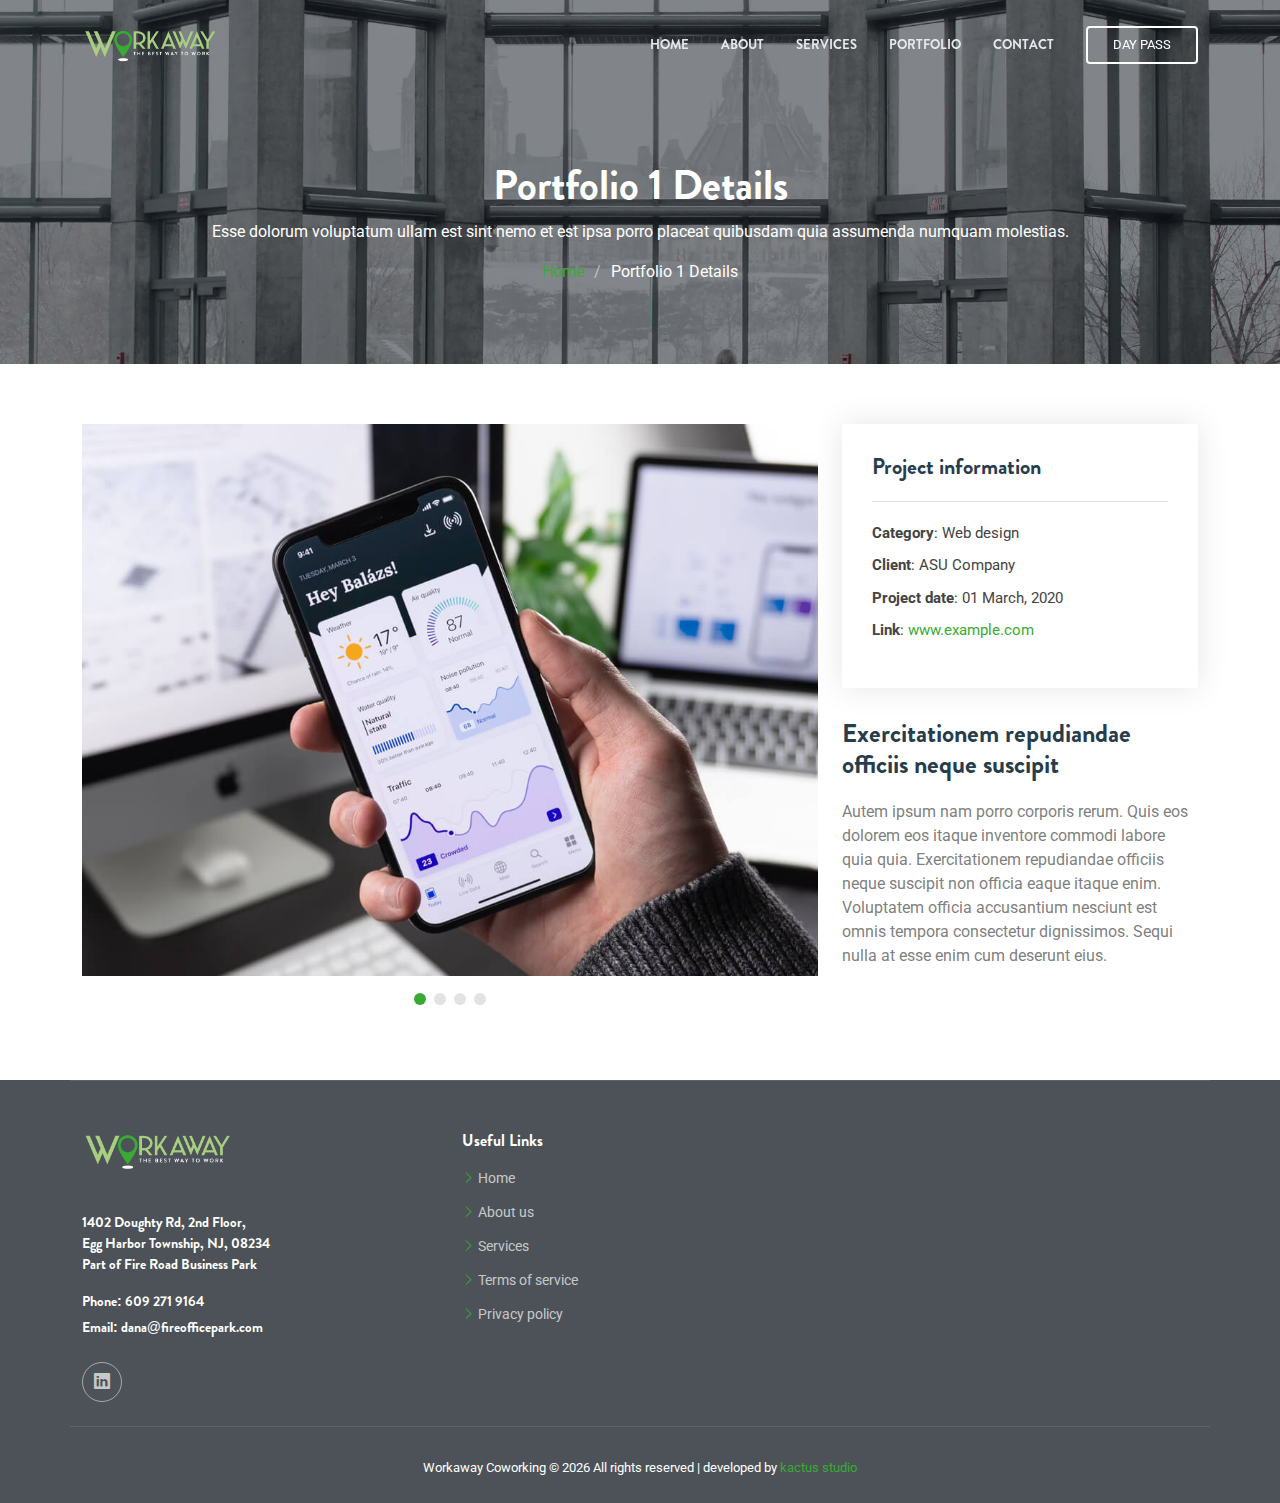
<file: portfolio-details.html>
<!doctype html>
<html class="no-js" lang="zxx">

<head>
    <meta charset="UTF-8">
    <meta name="viewport">
    <meta name="description" content="Fire Road Business Park is a localized Commercial Real Estate Investment and development firm excited to partner with and help meet the needs of a growing enterprise.">
    <meta name="keywords" content="fire, fire road, fire road business park, park, business park, commercial real estate, comercial, real estate, real estate investment, commercial real state investment, development firm, enterprise,coworking, work, workaway, working, co-working, co working, penn">
    <meta name="viewport" content="width=device-width, initial-scale=1.0">
    <meta http-equiv="X-UA-Compatible" content="ie=edge">
    <meta name="author" content="workaway coworking | kactus studio">
    <meta name="robots" content="index, follow">
    <link rel="canonical" href="https://workawaycoworking.com/" />
	<title>Workaway Coworking | Project 1</title>

  <!-- Favicons -->
  <link href="assets/img/favicon.png" rel="icon">
  <link href="assets/img/apple-touch-icon.png" rel="apple-touch-icon">

  <!-- Fonts -->
  <link href="https://fonts.googleapis.com" rel="preconnect">
  <link href="https://fonts.gstatic.com" rel="preconnect" crossorigin>
  <link href="https://fonts.googleapis.com/css2?family=Roboto:ital,wght@0,100;0,300;0,400;0,500;0,700;0,900;1,100;1,300;1,400;1,500;1,700;1,900&family=Raleway:ital,wght@0,100;0,200;0,300;0,400;0,500;0,600;0,700;0,800;0,900;1,100;1,200;1,300;1,400;1,500;1,600;1,700;1,800;1,900&family=Inter:wght@100;200;300;400;500;600;700;800;900&display=swap" rel="stylesheet">

  <!-- Vendor CSS Files -->
  <link href="assets/vendor/bootstrap/css/bootstrap.min.css" rel="stylesheet">
  <link href="assets/vendor/bootstrap-icons/bootstrap-icons.css" rel="stylesheet">
  <link href="assets/vendor/aos/aos.css" rel="stylesheet">
  <link href="assets/vendor/glightbox/css/glightbox.min.css" rel="stylesheet">
  <link href="assets/vendor/swiper/swiper-bundle.min.css" rel="stylesheet">

  <!-- Main CSS File -->
  <link href="assets/css/main.css" rel="stylesheet">
</head>

<body class="portfolio-details-page">

  <header id="header" class="header d-flex align-items-center fixed-top">
    <div class="container-fluid container-xl position-relative d-flex align-items-center">

      <a href="index.html" class="logo d-flex align-items-center me-auto">
        <!-- Uncomment the line below if you also wish to use an image logo -->
        <img src="assets/img/logo.png" alt="">
        <!-- <h1 class="sitename">Dewi</h1> -->
      </a>

      <nav id="navmenu" class="navmenu">
        <ul>
          <li><a href="index.html">Home</a></li>
          <li><a href="index.html">About</a></li>
          <li><a href="index.html">Services</a></li>
          <li><a href="index.html">Portfolio</a></li>
          <!-- <li><a href="#team">Team</a></li> -->
          <!-- <li class="dropdown"><a href="#"><span>Dropdown</span> <i class="bi bi-chevron-down toggle-dropdown"></i></a>
            <ul>
              <li><a href="#">Dropdown 1</a></li>
              <li class="dropdown"><a href="#"><span>Deep Dropdown</span> <i class="bi bi-chevron-down toggle-dropdown"></i></a>
                <ul>
                  <li><a href="#">Deep Dropdown 1</a></li>
                  <li><a href="#">Deep Dropdown 2</a></li>
                  <li><a href="#">Deep Dropdown 3</a></li>
                  <li><a href="#">Deep Dropdown 4</a></li>
                  <li><a href="#">Deep Dropdown 5</a></li>
                </ul>
              </li>
              <li><a href="#">Dropdown 2</a></li>
              <li><a href="#">Dropdown 3</a></li>
              <li><a href="#">Dropdown 4</a></li>
            </ul>
          </li> -->
          <li><a href="index.html">Contact</a></li>
        </ul>
        <i class="mobile-nav-toggle d-xl-none bi bi-list"></i>
      </nav>

      <a class="cta-btn" href="index.html#about">Day pass</a>

    </div>
  </header>

  <main class="main">

    <!-- Page Title -->
    <div class="page-title dark-background" data-aos="fade" style="background-image: url(assets/img/page-title-bg.webp);">
      <div class="container position-relative">
        <h1>Portfolio 1 Details</h1>
        <p>Esse dolorum voluptatum ullam est sint nemo et est ipsa porro placeat quibusdam quia assumenda numquam molestias.</p>
        <nav class="breadcrumbs">
          <ol>
            <li><a href="index.html">Home</a></li>
            <li class="current">Portfolio 1 Details</li>
          </ol>
        </nav>
      </div>
    </div>
    <!-- End Page Title -->

    <!-- Portfolio Details Section -->
    <section id="portfolio-details" class="portfolio-details section">

      <div class="container" data-aos="fade-up" data-aos-delay="100">

        <div class="row gy-4">

          <div class="col-lg-8">
            <div class="portfolio-details-slider swiper init-swiper">

              <script type="application/json" class="swiper-config">
                {
                  "loop": true,
                  "speed": 600,
                  "autoplay": {
                    "delay": 5000
                  },
                  "slidesPerView": "auto",
                  "pagination": {
                    "el": ".swiper-pagination",
                    "type": "bullets",
                    "clickable": true
                  }
                }
              </script>

              <div class="swiper-wrapper align-items-center">

                <div class="swiper-slide">
                  <img src="assets/img/portfolio/app-1.jpg" alt="">
                </div>

                <div class="swiper-slide">
                  <img src="assets/img/portfolio/product-1.jpg" alt="">
                </div>

                <div class="swiper-slide">
                  <img src="assets/img/portfolio/branding-1.jpg" alt="">
                </div>

                <div class="swiper-slide">
                  <img src="assets/img/portfolio/books-1.jpg" alt="">
                </div>

              </div>
              <div class="swiper-pagination"></div>
            </div>
          </div>

          <div class="col-lg-4">
            <div class="portfolio-info" data-aos="fade-up" data-aos-delay="200">
              <h3>Project information</h3>
              <ul>
                <li><strong>Category</strong>: Web design</li>
                <li><strong>Client</strong>: ASU Company</li>
                <li><strong>Project date</strong>: 01 March, 2020</li>
                <li><strong>Link</strong>: <a href="#">www.example.com</a></li>
              </ul>
            </div>
            <div class="portfolio-description" data-aos="fade-up" data-aos-delay="300">
              <h2>Exercitationem repudiandae officiis neque suscipit</h2>
              <p>
                Autem ipsum nam porro corporis rerum. Quis eos dolorem eos itaque inventore commodi labore quia quia. Exercitationem repudiandae officiis neque suscipit non officia eaque itaque enim. Voluptatem officia accusantium nesciunt est omnis tempora consectetur dignissimos. Sequi nulla at esse enim cum deserunt eius.
              </p>
            </div>
          </div>

        </div>

      </div>

    </section><!-- /Portfolio Details Section -->

  </main>

  <footer id="footer" class="footer dark-background">

    <div class="container footer-top">
      <div class="row gy-4">
        <div class="col-lg-4 col-md-6 footer-about">
          <a href="index.html" class="logo d-flex align-items-center">
            <!-- <span class="sitename">Dewi</span> -->
             <img src="assets/img/logo.png" alt="">
          </a>
          <div class="footer-contact pt-3">
            <p>1402 Doughty Rd, 2nd Floor,<br> Egg Harbor Township, NJ, 08234
            <br>Part of Fire Road Business Park</p>
            <p class="mt-3"><strong>Phone:</strong> <span>609 271 9164</span></p>
            <p><strong>Email:</strong> <span>dana@fireofficepark.com</span></p>
          </div>
          <div class="social-links d-flex mt-4">
            <!-- <a href=""><i class="bi bi-twitter-x"></i></a> -->
            <!-- <a href=""><i class="bi bi-facebook"></i></a> -->
            <!-- <a href=""><i class="bi bi-instagram"></i></a> -->
            <a href=""><i class="bi bi-linkedin"></i></a>
          </div>
        </div>

        <div class="col-lg-2 col-md-3 footer-links">
          <h4>Useful Links</h4>
          <ul>
            <li><i class="bi bi-chevron-right"></i> <a href="index.html">Home</a></li>
            <li><i class="bi bi-chevron-right"></i> <a href="index.html">About us</a></li>
            <li><i class="bi bi-chevron-right"></i> <a href="index.html">Services</a></li>
            <li><i class="bi bi-chevron-right"></i> <a href="#">Terms of service</a></li>
            <li><i class="bi bi-chevron-right"></i> <a href="#">Privacy policy</a></li>
          </ul>
        </div>

        <!-- <div class="col-lg-2 col-md-3 footer-links">
          <h4>Our Services</h4>
          <ul>
            <li><i class="bi bi-chevron-right"></i> <a href="#">Web Design</a></li>
            <li><i class="bi bi-chevron-right"></i> <a href="#">Web Development</a></li>
            <li><i class="bi bi-chevron-right"></i> <a href="#">Product Management</a></li>
            <li><i class="bi bi-chevron-right"></i> <a href="#">Marketing</a></li>
            <li><i class="bi bi-chevron-right"></i> <a href="#">Graphic Design</a></li>
          </ul>
        </div> -->

        <!-- <div class="col-lg-4 col-md-12 footer-newsletter">
          <h4>Our Newsletter</h4>
          <p>Subscribe to our newsletter and receive the latest news about our products and services!</p>
          <form action="forms/newsletter.php" method="post" class="php-email-form">
            <div class="newsletter-form"><input type="email" name="email"><input type="submit" value="Subscribe"></div>
            <div class="loading">Loading</div>
            <div class="error-message"></div>
            <div class="sent-message">Your subscription request has been sent. Thank you!</div>
          </form>
        </div> -->

      </div>
    </div>

    <div class="container copyright text-center mt-4">
      <!-- <p>© <span>Copyright</span> <strong class="px-1 sitename">Workaway Coworking</strong> <span>All Rights Reserved</span></p> -->
      <div class="credits">
        Workaway Coworking &copy; <script>document.write(new Date().getFullYear());</script> All rights reserved | developed by <a href="https://kactusstudio.com.br/" target="_blank">kactus studio</a></p>
      </div>
    </div>

  </footer>

  <!-- Scroll Top -->
  <a href="#" id="scroll-top" class="scroll-top d-flex align-items-center justify-content-center"><i class="bi bi-arrow-up-short"></i></a>

  <!-- Preloader -->
  <div id="preloader"></div>

  <!-- Vendor JS Files -->
  <script src="assets/vendor/bootstrap/js/bootstrap.bundle.min.js"></script>
  <script src="assets/vendor/php-email-form/validate.js"></script>
  <script src="assets/vendor/aos/aos.js"></script>
  <script src="assets/vendor/glightbox/js/glightbox.min.js"></script>
  <script src="assets/vendor/purecounter/purecounter_vanilla.js"></script>
  <script src="assets/vendor/swiper/swiper-bundle.min.js"></script>
  <script src="assets/vendor/imagesloaded/imagesloaded.pkgd.min.js"></script>
  <script src="assets/vendor/isotope-layout/isotope.pkgd.min.js"></script>

  <!-- Main JS File -->
  <script src="assets/js/main.js"></script>

</body>

</html>
</file>
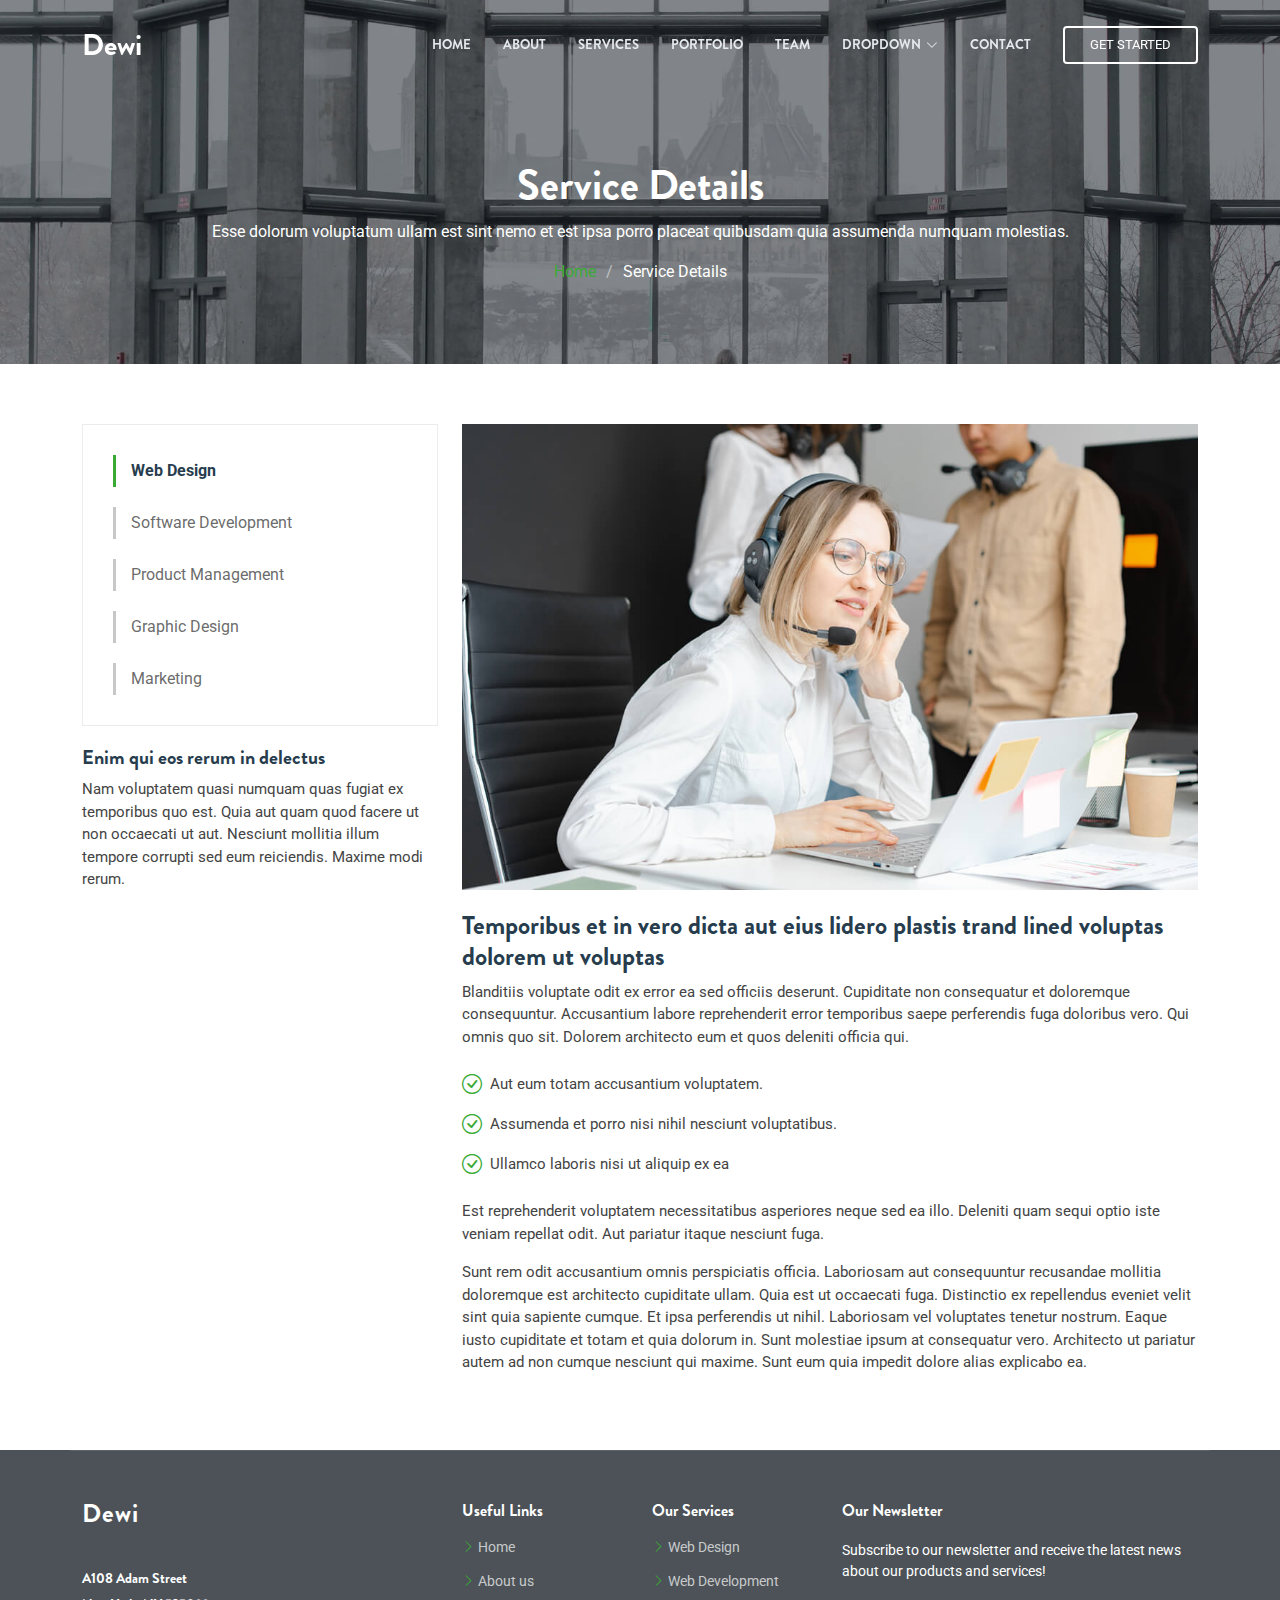
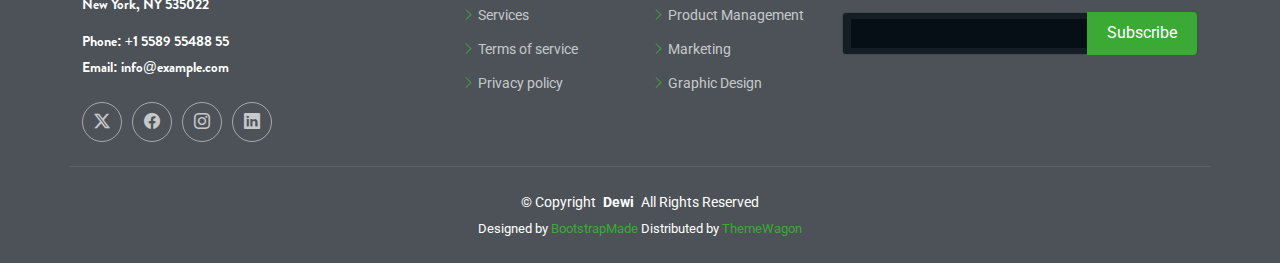
<file: service-details.html>
<!DOCTYPE html>
<html lang="en">

<head>
  <meta charset="utf-8">
  <meta content="width=device-width, initial-scale=1.0" name="viewport">
  <title>Service Details - Dewi Bootstrap Template</title>
  <meta name="description" content="">
  <meta name="keywords" content="">

  <!-- Favicons -->
  <link href="assets/img/favicon.png" rel="icon">
  <link href="assets/img/apple-touch-icon.png" rel="apple-touch-icon">

  <!-- Fonts -->
  <link href="https://fonts.googleapis.com" rel="preconnect">
  <link href="https://fonts.gstatic.com" rel="preconnect" crossorigin>
  <link href="https://fonts.googleapis.com/css2?family=Roboto:ital,wght@0,100;0,300;0,400;0,500;0,700;0,900;1,100;1,300;1,400;1,500;1,700;1,900&family=Raleway:ital,wght@0,100;0,200;0,300;0,400;0,500;0,600;0,700;0,800;0,900;1,100;1,200;1,300;1,400;1,500;1,600;1,700;1,800;1,900&family=Inter:wght@100;200;300;400;500;600;700;800;900&display=swap" rel="stylesheet">

  <!-- Vendor CSS Files -->
  <link href="assets/vendor/bootstrap/css/bootstrap.min.css" rel="stylesheet">
  <link href="assets/vendor/bootstrap-icons/bootstrap-icons.css" rel="stylesheet">
  <link href="assets/vendor/aos/aos.css" rel="stylesheet">
  <link href="assets/vendor/glightbox/css/glightbox.min.css" rel="stylesheet">
  <link href="assets/vendor/swiper/swiper-bundle.min.css" rel="stylesheet">

  <!-- Main CSS File -->
  <link href="assets/css/main.css" rel="stylesheet">

  <!-- =======================================================
  * Template Name: Dewi
  * Template URL: https://bootstrapmade.com/dewi-free-multi-purpose-html-template/
  * Updated: Aug 07 2024 with Bootstrap v5.3.3
  * Author: BootstrapMade.com
  * License: https://bootstrapmade.com/license/
  ======================================================== -->
</head>

<body class="service-details-page">

  <header id="header" class="header d-flex align-items-center fixed-top">
    <div class="container-fluid container-xl position-relative d-flex align-items-center">

      <a href="index.html" class="logo d-flex align-items-center me-auto">
        <!-- Uncomment the line below if you also wish to use an image logo -->
        <!-- <img src="assets/img/logo.png" alt=""> -->
        <h1 class="sitename">Dewi</h1>
      </a>

      <nav id="navmenu" class="navmenu">
        <ul>
          <li><a href="#hero">Home</a></li>
          <li><a href="#about">About</a></li>
          <li><a href="#services">Services</a></li>
          <li><a href="#portfolio">Portfolio</a></li>
          <li><a href="#team">Team</a></li>
          <li class="dropdown"><a href="#"><span>Dropdown</span> <i class="bi bi-chevron-down toggle-dropdown"></i></a>
            <ul>
              <li><a href="#">Dropdown 1</a></li>
              <li class="dropdown"><a href="#"><span>Deep Dropdown</span> <i class="bi bi-chevron-down toggle-dropdown"></i></a>
                <ul>
                  <li><a href="#">Deep Dropdown 1</a></li>
                  <li><a href="#">Deep Dropdown 2</a></li>
                  <li><a href="#">Deep Dropdown 3</a></li>
                  <li><a href="#">Deep Dropdown 4</a></li>
                  <li><a href="#">Deep Dropdown 5</a></li>
                </ul>
              </li>
              <li><a href="#">Dropdown 2</a></li>
              <li><a href="#">Dropdown 3</a></li>
              <li><a href="#">Dropdown 4</a></li>
            </ul>
          </li>
          <li><a href="#contact">Contact</a></li>
        </ul>
        <i class="mobile-nav-toggle d-xl-none bi bi-list"></i>
      </nav>

      <a class="cta-btn" href="index.html#about">Get Started</a>

    </div>
  </header>

  <main class="main">

    <!-- Page Title -->
    <div class="page-title dark-background" data-aos="fade" style="background-image: url(assets/img/page-title-bg.webp);">
      <div class="container position-relative">
        <h1>Service Details</h1>
        <p>Esse dolorum voluptatum ullam est sint nemo et est ipsa porro placeat quibusdam quia assumenda numquam molestias.</p>
        <nav class="breadcrumbs">
          <ol>
            <li><a href="index.html">Home</a></li>
            <li class="current">Service Details</li>
          </ol>
        </nav>
      </div>
    </div><!-- End Page Title -->

    <!-- Service Details Section -->
    <section id="service-details" class="service-details section">

      <div class="container">

        <div class="row gy-4">

          <div class="col-lg-4" data-aos="fade-up" data-aos-delay="100">
            <div class="services-list">
              <a href="#" class="active">Web Design</a>
              <a href="#">Software Development</a>
              <a href="#">Product Management</a>
              <a href="#">Graphic Design</a>
              <a href="#">Marketing</a>
            </div>

            <h4>Enim qui eos rerum in delectus</h4>
            <p>Nam voluptatem quasi numquam quas fugiat ex temporibus quo est. Quia aut quam quod facere ut non occaecati ut aut. Nesciunt mollitia illum tempore corrupti sed eum reiciendis. Maxime modi rerum.</p>
          </div>

          <div class="col-lg-8" data-aos="fade-up" data-aos-delay="200">
            <img src="assets/img/services.jpg" alt="" class="img-fluid services-img">
            <h3>Temporibus et in vero dicta aut eius lidero plastis trand lined voluptas dolorem ut voluptas</h3>
            <p>
              Blanditiis voluptate odit ex error ea sed officiis deserunt. Cupiditate non consequatur et doloremque consequuntur. Accusantium labore reprehenderit error temporibus saepe perferendis fuga doloribus vero. Qui omnis quo sit. Dolorem architecto eum et quos deleniti officia qui.
            </p>
            <ul>
              <li><i class="bi bi-check-circle"></i> <span>Aut eum totam accusantium voluptatem.</span></li>
              <li><i class="bi bi-check-circle"></i> <span>Assumenda et porro nisi nihil nesciunt voluptatibus.</span></li>
              <li><i class="bi bi-check-circle"></i> <span>Ullamco laboris nisi ut aliquip ex ea</span></li>
            </ul>
            <p>
              Est reprehenderit voluptatem necessitatibus asperiores neque sed ea illo. Deleniti quam sequi optio iste veniam repellat odit. Aut pariatur itaque nesciunt fuga.
            </p>
            <p>
              Sunt rem odit accusantium omnis perspiciatis officia. Laboriosam aut consequuntur recusandae mollitia doloremque est architecto cupiditate ullam. Quia est ut occaecati fuga. Distinctio ex repellendus eveniet velit sint quia sapiente cumque. Et ipsa perferendis ut nihil. Laboriosam vel voluptates tenetur nostrum. Eaque iusto cupiditate et totam et quia dolorum in. Sunt molestiae ipsum at consequatur vero. Architecto ut pariatur autem ad non cumque nesciunt qui maxime. Sunt eum quia impedit dolore alias explicabo ea.
            </p>
          </div>

        </div>

      </div>

    </section><!-- /Service Details Section -->

  </main>

  <footer id="footer" class="footer dark-background">

    <div class="container footer-top">
      <div class="row gy-4">
        <div class="col-lg-4 col-md-6 footer-about">
          <a href="index.html" class="logo d-flex align-items-center">
            <span class="sitename">Dewi</span>
          </a>
          <div class="footer-contact pt-3">
            <p>A108 Adam Street</p>
            <p>New York, NY 535022</p>
            <p class="mt-3"><strong>Phone:</strong> <span>+1 5589 55488 55</span></p>
            <p><strong>Email:</strong> <span>info@example.com</span></p>
          </div>
          <div class="social-links d-flex mt-4">
            <a href=""><i class="bi bi-twitter-x"></i></a>
            <a href=""><i class="bi bi-facebook"></i></a>
            <a href=""><i class="bi bi-instagram"></i></a>
            <a href=""><i class="bi bi-linkedin"></i></a>
          </div>
        </div>

        <div class="col-lg-2 col-md-3 footer-links">
          <h4>Useful Links</h4>
          <ul>
            <li><i class="bi bi-chevron-right"></i> <a href="#">Home</a></li>
            <li><i class="bi bi-chevron-right"></i> <a href="#">About us</a></li>
            <li><i class="bi bi-chevron-right"></i> <a href="#">Services</a></li>
            <li><i class="bi bi-chevron-right"></i> <a href="#">Terms of service</a></li>
            <li><i class="bi bi-chevron-right"></i> <a href="#">Privacy policy</a></li>
          </ul>
        </div>

        <div class="col-lg-2 col-md-3 footer-links">
          <h4>Our Services</h4>
          <ul>
            <li><i class="bi bi-chevron-right"></i> <a href="#">Web Design</a></li>
            <li><i class="bi bi-chevron-right"></i> <a href="#">Web Development</a></li>
            <li><i class="bi bi-chevron-right"></i> <a href="#">Product Management</a></li>
            <li><i class="bi bi-chevron-right"></i> <a href="#">Marketing</a></li>
            <li><i class="bi bi-chevron-right"></i> <a href="#">Graphic Design</a></li>
          </ul>
        </div>

        <div class="col-lg-4 col-md-12 footer-newsletter">
          <h4>Our Newsletter</h4>
          <p>Subscribe to our newsletter and receive the latest news about our products and services!</p>
          <form action="forms/newsletter.php" method="post" class="php-email-form">
            <div class="newsletter-form"><input type="email" name="email"><input type="submit" value="Subscribe"></div>
            <div class="loading">Loading</div>
            <div class="error-message"></div>
            <div class="sent-message">Your subscription request has been sent. Thank you!</div>
          </form>
        </div>

      </div>
    </div>

    <div class="container copyright text-center mt-4">
      <p>© <span>Copyright</span> <strong class="px-1 sitename">Dewi</strong> <span>All Rights Reserved</span></p>
      <div class="credits">
        <!-- All the links in the footer should remain intact. -->
        <!-- You can delete the links only if you've purchased the pro version. -->
        <!-- Licensing information: https://bootstrapmade.com/license/ -->
        <!-- Purchase the pro version with working PHP/AJAX contact form: [buy-url] -->
        Designed by <a href="https://bootstrapmade.com/">BootstrapMade</a> Distributed by <a href=“https://themewagon.com>ThemeWagon
      </div>
    </div>

  </footer>

  <!-- Scroll Top -->
  <a href="#" id="scroll-top" class="scroll-top d-flex align-items-center justify-content-center"><i class="bi bi-arrow-up-short"></i></a>

  <!-- Preloader -->
  <div id="preloader"></div>

  <!-- Vendor JS Files -->
  <script src="assets/vendor/bootstrap/js/bootstrap.bundle.min.js"></script>
  <script src="assets/vendor/php-email-form/validate.js"></script>
  <script src="assets/vendor/aos/aos.js"></script>
  <script src="assets/vendor/glightbox/js/glightbox.min.js"></script>
  <script src="assets/vendor/purecounter/purecounter_vanilla.js"></script>
  <script src="assets/vendor/swiper/swiper-bundle.min.js"></script>
  <script src="assets/vendor/imagesloaded/imagesloaded.pkgd.min.js"></script>
  <script src="assets/vendor/isotope-layout/isotope.pkgd.min.js"></script>

  <!-- Main JS File -->
  <script src="assets/js/main.js"></script>

</body>

</html>
</file>
<file: assets/css/main.css>
/* Fonts */
:root {
  --default-font: "Roboto",  system-ui, -apple-system, "Segoe UI", Roboto, "Helvetica Neue", Arial, "Noto Sans", "Liberation Sans", sans-serif, "Apple Color Emoji", "Segoe UI Emoji", "Segoe UI Symbol", "Noto Color Emoji";
  --heading-font: "Brandon",  sans-serif;
  --nav-font: "Brandon",  sans-serif;
}
  @font-face {
    font-family: 'Brandon';
    src: url('../fonts/HvDTrial_Brandon_Grotesque_bold-BF64a625c9151d5.otf');
  }

/* Global Colors - The following color variables are used throughout the website. Updating them here will change the color scheme of the entire website */
:root { 
  --background-color: #ffffff; /* Background color for the entire website, including individual sections */
  --default-color: #444444; /* Default color used for the majority of the text content across the entire website */
  --heading-color: #273d4e; /* Color for headings, subheadings and title throughout the website */
  --accent-color: #3AAA35; /* Accent color that represents your brand on the website. It's used for buttons, links, and other elements that need to stand out */
  --surface-color: #ffffff; /* The surface color is used as a background of boxed elements within sections, such as cards, icon boxes, or other elements that require a visual separation from the global background. */
  --contrast-color: #ffffff; /* Contrast color for text, ensuring readability against backgrounds of accent, heading, or default colors. */
}

/* Nav Menu Colors - The following color variables are used specifically for the navigation menu. They are separate from the global colors to allow for more customization options */
:root {
  --nav-color: #e5eaee;  /* The default color of the main navmenu links */
  --nav-hover-color: #3AAA35; /* Applied to main navmenu links when they are hovered over or active */
  --nav-mobile-background-color: #ffffff; /* Used as the background color for mobile navigation menu */
  --nav-dropdown-background-color: #ffffff; /* Used as the background color for dropdown items that appear when hovering over primary navigation items */
  --nav-dropdown-color: #444444; /* Used for navigation links of the dropdown items in the navigation menu. */
  --nav-dropdown-hover-color: #3AAA35; /* Similar to --nav-hover-color, this color is applied to dropdown navigation links when they are hovered over. */
}

/* Color Presets - These classes override global colors when applied to any section or element, providing reuse of the sam color scheme. */

.light-background {
  --background-color: #f1f4fa;
  --surface-color: #ffffff;
}

.dark-background {
  --background-color: #000910b3;
  --default-color: #ffffff;
  --heading-color: #ffffff;
  --surface-color: #28323a;
  --contrast-color: #ffffff;
}

/* Smooth scroll */
:root {
  scroll-behavior: smooth;
}

/*--------------------------------------------------------------
# General Styling & Shared Classes
--------------------------------------------------------------*/
body {
  color: var(--default-color);
  background-color: var(--background-color);
  font-family: var(--default-font);
}

a {
  color: var(--accent-color);
  text-decoration: none;
  transition: 0.3s;
}

a:hover {
  color: color-mix(in srgb, var(--accent-color), transparent 25%);
  text-decoration: none;
}

h1,
h2,
h3,
h4,
h5,
h6 {
  color: var(--heading-color);
  font-family: var(--heading-font);
}

/* PHP Email Form Messages
------------------------------*/
.php-email-form .error-message {
  display: none;
  background: #3AAA35;
  color: #ffffff;
  text-align: left;
  padding: 15px;
  margin-bottom: 24px;
  font-weight: 600;
}

.php-email-form .sent-message {
  display: none;
  color: #ffffff;
  background: #059652;
  text-align: center;
  padding: 15px;
  margin-bottom: 24px;
  font-weight: 600;
}

.php-email-form .loading {
  display: none;
  background: var(--surface-color);
  text-align: center;
  padding: 15px;
  margin-bottom: 24px;
}

.php-email-form .loading:before {
  content: "";
  display: inline-block;
  border-radius: 50%;
  width: 24px;
  height: 24px;
  margin: 0 10px -6px 0;
  border: 3px solid var(--accent-color);
  border-top-color: var(--surface-color);
  animation: php-email-form-loading 1s linear infinite;
}

@keyframes php-email-form-loading {
  0% {
    transform: rotate(0deg);
  }

  100% {
    transform: rotate(360deg);
  }
}

/* Pulsating Play Button
------------------------------*/
.pulsating-play-btn {
  width: 94px;
  height: 94px;
  background: radial-gradient(var(--accent-color) 50%, color-mix(in srgb, var(--accent-color), transparent 75%) 52%);
  border-radius: 50%;
  display: block;
  position: relative;
  overflow: hidden;
}

.pulsating-play-btn:before {
  content: "";
  position: absolute;
  width: 120px;
  height: 120px;
  animation-delay: 0s;
  animation: pulsate-play-btn 2s;
  animation-direction: forwards;
  animation-iteration-count: infinite;
  animation-timing-function: steps;
  opacity: 1;
  border-radius: 50%;
  border: 5px solid color-mix(in srgb, var(--accent-color), transparent 30%);
  top: -15%;
  left: -15%;
  background: rgba(198, 16, 0, 0);
}

.pulsating-play-btn:after {
  content: "";
  position: absolute;
  left: 50%;
  top: 50%;
  transform: translateX(-40%) translateY(-50%);
  width: 0;
  height: 0;
  border-top: 10px solid transparent;
  border-bottom: 10px solid transparent;
  border-left: 15px solid #fff;
  z-index: 100;
  transition: all 400ms cubic-bezier(0.55, 0.055, 0.675, 0.19);
}

.pulsating-play-btn:hover:before {
  content: "";
  position: absolute;
  left: 50%;
  top: 50%;
  transform: translateX(-40%) translateY(-50%);
  width: 0;
  height: 0;
  border: none;
  border-top: 10px solid transparent;
  border-bottom: 10px solid transparent;
  border-left: 15px solid #fff;
  z-index: 200;
  animation: none;
  border-radius: 0;
}

.pulsating-play-btn:hover:after {
  border-left: 15px solid var(--accent-color);
  transform: scale(20);
}

@keyframes pulsate-play-btn {
  0% {
    transform: scale(0.6, 0.6);
    opacity: 1;
  }

  100% {
    transform: scale(1, 1);
    opacity: 0;
  }
}

/*--------------------------------------------------------------
# Global Header
--------------------------------------------------------------*/
.header {
  --background-color: rgba(0, 0, 0, 0);
  --default-color: #ffffff;
  --heading-color: #ffffff;
  color: var(--default-color);
  background-color: var(--background-color);
  padding: 20px 0;
  transition: all 0.5s;
  z-index: 997;
}

.header .logo {
  line-height: 1;
}

.header .logo img {
  max-height: 36px;
  margin-right: 8px;
}

.header .logo h1 {
  font-size: 30px;
  margin: 0;
  font-weight: 700;
  color: var(--heading-color);
}

.header .cta-btn,
.header .cta-btn:focus {
  color: var(--contrast-color);
  font-size: 13px;
  padding: 7px 25px;
  margin: 0 0 0 30px;
  border-radius: 4px;
  transition: 0.3s;
  text-transform: uppercase;
  border: 2px solid var(--contrast-color);
}

.header .cta-btn:hover,
.header .cta-btn:focus:hover {
  color: var(--contrast-color);
  background: var(--accent-color);
  border-color: var(--accent-color);
}

@media (max-width: 1200px) {
  .header .logo {
    order: 1;
  }

  .header .cta-btn {
    order: 2;
    margin: 0 15px 0 0;
    padding: 6px 15px;
  }

  .header .navmenu {
    order: 3;
  }
}

.scrolled .header {
  box-shadow: 0px 0 18px rgba(0, 0, 0, 0.1);
}

/* Global Header on Scroll
------------------------------*/
.scrolled .header {
  --background-color: rgba(10, 50, 20, 0.674);
}

/*--------------------------------------------------------------
# Navigation Menu
--------------------------------------------------------------*/
/* Desktop Navigation */
@media (min-width: 1200px) {
  .navmenu {
    padding: 0;
  }

  .navmenu ul {
    margin: 0;
    padding: 0;
    display: flex;
    list-style: none;
    align-items: center;
  }

  .navmenu li {
    position: relative;
  }

  .navmenu>ul>li {
    white-space: nowrap;
    padding: 15px 14px;
  }

  .navmenu>ul>li:last-child {
    padding-right: 0;
  }

  .navmenu a,
  .navmenu a:focus {
    color: var(--nav-color);
    font-size: 13px;
    padding: 0 2px;
    font-family: var(--nav-font);
    font-weight: 500;
    display: flex;
    align-items: center;
    justify-content: space-between;
    white-space: nowrap;
    transition: 0.3s;
    position: relative;
    text-transform: uppercase;
  }

  .navmenu a i,
  .navmenu a:focus i {
    font-size: 12px;
    line-height: 0;
    margin-left: 5px;
    transition: 0.3s;
  }

  .navmenu>ul>li>a:before {
    content: "";
    position: absolute;
    height: 2px;
    bottom: -6px;
    left: 0;
    background-color: var(--nav-hover-color);
    visibility: hidden;
    width: 0px;
    transition: all 0.3s ease-in-out 0s;
  }

  .navmenu a:hover:before,
  .navmenu li:hover>a:before,
  .navmenu .active:before {
    visibility: visible;
    width: 100%;
  }

  .navmenu li:hover>a,
  .navmenu .active,
  .navmenu .active:focus {
    color: color-mix(in srgb, var(--nav-color) 90%, white 15%);
  }

  .navmenu .dropdown ul {
    margin: 0;
    padding: 10px 0;
    background: var(--nav-dropdown-background-color);
    display: block;
    position: absolute;
    visibility: hidden;
    left: 14px;
    top: 130%;
    opacity: 0;
    transition: 0.3s;
    border-radius: 4px;
    z-index: 99;
    box-shadow: 0px 0px 30px rgba(0, 0, 0, 0.1);
  }

  .navmenu .dropdown ul li {
    min-width: 200px;
  }

  .navmenu .dropdown ul a {
    padding: 10px 20px;
    font-size: 15px;
    text-transform: none;
    color: var(--nav-dropdown-color);
  }

  .navmenu .dropdown ul a i {
    font-size: 12px;
  }

  .navmenu .dropdown ul a:hover,
  .navmenu .dropdown ul .active:hover,
  .navmenu .dropdown ul li:hover>a {
    color: var(--nav-dropdown-hover-color);
  }

  .navmenu .dropdown:hover>ul {
    opacity: 1;
    top: 100%;
    visibility: visible;
  }

  .navmenu .dropdown .dropdown ul {
    top: 0;
    left: -90%;
    visibility: hidden;
  }

  .navmenu .dropdown .dropdown:hover>ul {
    opacity: 1;
    top: 0;
    left: -100%;
    visibility: visible;
  }
}

/* Mobile Navigation */
@media (max-width: 1199px) {
  .mobile-nav-toggle {
    color: var(--nav-color);
    font-size: 28px;
    line-height: 0;
    margin-right: 10px;
    cursor: pointer;
    transition: color 0.3s;
  }

  .navmenu {
    padding: 0;
    z-index: 9997;
  }

  .navmenu ul {
    display: none;
    list-style: none;
    position: absolute;
    inset: 60px 20px 20px 20px;
    padding: 10px 0;
    margin: 0;
    border-radius: 6px;
    background-color: var(--nav-mobile-background-color);
    border: 1px solid color-mix(in srgb, var(--default-color), transparent 90%);
    box-shadow: none;
    overflow-y: auto;
    transition: 0.3s;
    z-index: 9998;
  }

  .navmenu a,
  .navmenu a:focus {
    color: var(--nav-dropdown-color);
    padding: 10px 20px;
    font-family: var(--nav-font);
    font-size: 17px;
    font-weight: 500;
    display: flex;
    align-items: center;
    justify-content: space-between;
    white-space: nowrap;
    transition: 0.3s;
  }

  .navmenu a i,
  .navmenu a:focus i {
    font-size: 12px;
    line-height: 0;
    margin-left: 5px;
    width: 30px;
    height: 30px;
    display: flex;
    align-items: center;
    justify-content: center;
    border-radius: 50%;
    transition: 0.3s;
    background-color: color-mix(in srgb, var(--accent-color), transparent 90%);
  }

  .navmenu a i:hover,
  .navmenu a:focus i:hover {
    background-color: var(--accent-color);
    color: var(--contrast-color);
  }

  .navmenu a:hover,
  .navmenu .active,
  .navmenu .active:focus {
    color: var(--nav-dropdown-hover-color);
  }

  .navmenu .active i,
  .navmenu .active:focus i {
    background-color: var(--accent-color);
    color: var(--contrast-color);
    transform: rotate(180deg);
  }

  .navmenu .dropdown ul {
    position: static;
    display: none;
    z-index: 99;
    padding: 10px 0;
    margin: 10px 20px;
    background-color: var(--nav-dropdown-background-color);
    transition: all 0.5s ease-in-out;
  }

  .navmenu .dropdown ul ul {
    background-color: rgba(33, 37, 41, 0.1);
  }

  .navmenu .dropdown>.dropdown-active {
    display: block;
    background-color: rgba(33, 37, 41, 0.03);
  }

  .mobile-nav-active {
    overflow: hidden;
  }

  .mobile-nav-active .mobile-nav-toggle {
    color: #fff;
    position: absolute;
    font-size: 32px;
    top: 15px;
    right: 15px;
    margin-right: 0;
    z-index: 9999;
  }

  .mobile-nav-active .navmenu {
    position: fixed;
    overflow: hidden;
    inset: 0;
    background: rgba(33, 37, 41, 0.8);
    transition: 0.3s;
  }

  .mobile-nav-active .navmenu>ul {
    display: block;
  }
}

/*--------------------------------------------------------------
# Global Footer
--------------------------------------------------------------*/
.footer {
  color: var(--default-color);
  background-color: var(--background-color);
  font-size: 14px;
  position: relative;
}

.footer .footer-top {
  padding-top: 50px;
  border-top: 1px solid color-mix(in srgb, var(--default-color), transparent 90%);
}

.footer .footer-about .logo {
  line-height: 1;
  margin-bottom: 25px;
}

.footer .footer-about .logo img {
  max-height: 40px;
  margin-right: 6px;
}

.footer .footer-about .logo span {
  font-size: 26px;
  font-weight: 700;
  letter-spacing: 1px;
  font-family: var(--heading-font);
  color: var(--heading-color);
}

.footer .footer-about p {
  font-size: 14px;
  font-family: var(--heading-font);
}

.footer .social-links a {
  display: flex;
  align-items: center;
  justify-content: center;
  width: 40px;
  height: 40px;
  border-radius: 50%;
  border: 1px solid color-mix(in srgb, var(--default-color), transparent 50%);
  font-size: 16px;
  color: color-mix(in srgb, var(--default-color), transparent 30%);
  margin-right: 10px;
  transition: 0.3s;
}

.footer .social-links a:hover {
  color: var(--accent-color);
  border-color: var(--accent-color);
}

.footer h4 {
  font-size: 16px;
  font-weight: bold;
  position: relative;
  padding-bottom: 12px;
}

.footer .footer-links {
  margin-bottom: 30px;
}

.footer .footer-links ul {
  list-style: none;
  padding: 0;
  margin: 0;
}

.footer .footer-links ul i {
  padding-right: 3px;
  font-size: 13px;
  line-height: 0;
  color: var(--accent-color);
}

.footer .footer-links ul li {
  padding: 10px 0;
  display: flex;
  align-items: center;
}

.footer .footer-links ul li:first-child {
  padding-top: 0;
}

.footer .footer-links ul a {
  color: color-mix(in srgb, var(--default-color), transparent 30%);
  display: inline-block;
  line-height: 1;
}

.footer .footer-links ul a:hover {
  color: var(--accent-color);
}

.footer .footer-contact p {
  margin-bottom: 5px;
}

.footer .footer-newsletter .newsletter-form {
  margin-top: 30px;
  margin-bottom: 15px;
  padding: 6px 8px;
  position: relative;
  border-radius: 4px;
  border: 1px solid color-mix(in srgb, var(--default-color), transparent 80%);
  display: flex;
  background-color: var(--background-color);
  transition: 0.3s;
}

.footer .footer-newsletter .newsletter-form:focus-within {
  border-color: var(--accent-color);
}

.footer .footer-newsletter .newsletter-form input[type=email] {
  border: 0;
  padding: 4px;
  width: 100%;
  background-color: var(--background-color);
  color: var(--default-color);
}

.footer .footer-newsletter .newsletter-form input[type=email]:focus-visible {
  outline: none;
}

.footer .footer-newsletter .newsletter-form input[type=submit] {
  border: 0;
  font-size: 16px;
  padding: 0 20px;
  margin: -7px -8px -7px 0;
  background: var(--accent-color);
  color: var(--contrast-color);
  transition: 0.3s;
  border-radius: 0 4px 4px 0;
}

.footer .footer-newsletter .newsletter-form input[type=submit]:hover {
  background: color-mix(in srgb, var(--accent-color), transparent 20%);
}

.footer .copyright {
  padding: 25px 0;
  border-top: 1px solid color-mix(in srgb, var(--default-color), transparent 90%);
}

.footer .copyright p {
  margin-bottom: 0;
}

.footer .credits {
  margin-top: 6px;
  font-size: 13px;
}

/*--------------------------------------------------------------
# Preloader
--------------------------------------------------------------*/
#preloader {
  position: fixed;
  inset: 0;
  z-index: 999999;
  overflow: hidden;
  background: var(--background-color);
  transition: all 0.6s ease-out;
}

#preloader:before {
  content: "";
  position: fixed;
  top: calc(50% - 30px);
  left: calc(50% - 30px);
  border: 6px solid #ffffff;
  border-color: var(--accent-color) transparent var(--accent-color) transparent;
  border-radius: 50%;
  width: 60px;
  height: 60px;
  animation: animate-preloader 1.5s linear infinite;
}

@keyframes animate-preloader {
  0% {
    transform: rotate(0deg);
  }

  100% {
    transform: rotate(360deg);
  }
}

/*--------------------------------------------------------------
# Scroll Top Button
--------------------------------------------------------------*/
.scroll-top {
  position: fixed;
  visibility: hidden;
  opacity: 0;
  right: 15px;
  bottom: 15px;
  z-index: 99999;
  background-color: var(--accent-color);
  width: 40px;
  height: 40px;
  border-radius: 4px;
  transition: all 0.4s;
}

.scroll-top i {
  font-size: 24px;
  color: var(--contrast-color);
  line-height: 0;
}

.scroll-top:hover {
  background-color: color-mix(in srgb, var(--accent-color), transparent 20%);
  color: var(--contrast-color);
}

.scroll-top.active {
  visibility: visible;
  opacity: 1;
}

/*--------------------------------------------------------------
# Disable aos animation delay on mobile devices
--------------------------------------------------------------*/
@media screen and (max-width: 768px) {
  [data-aos-delay] {
    transition-delay: 0 !important;
  }
}

/*--------------------------------------------------------------
# Global Page Titles & Breadcrumbs
--------------------------------------------------------------*/
.page-title {
  color: var(--default-color);
  background-color: var(--background-color);
  background-size: cover;
  background-position: center;
  background-repeat: no-repeat;
  padding: 160px 0 80px 0;
  text-align: center;
  position: relative;
}

.page-title:before {
  content: "";
  background: color-mix(in srgb, var(--background-color), transparent 30%);
  position: absolute;
  inset: 0;
}

.page-title h1 {
  font-size: 42px;
  font-weight: 700;
  margin-bottom: 10px;
}

.page-title .breadcrumbs ol {
  display: flex;
  flex-wrap: wrap;
  list-style: none;
  justify-content: center;
  padding: 0;
  margin: 0;
  font-size: 16px;
  font-weight: 400;
}

.page-title .breadcrumbs ol li+li {
  padding-left: 10px;
}

.page-title .breadcrumbs ol li+li::before {
  content: "/";
  display: inline-block;
  padding-right: 10px;
  color: color-mix(in srgb, var(--default-color), transparent 50%);
}

/*--------------------------------------------------------------
# Global Sections
--------------------------------------------------------------*/
section,
.section {
  color: var(--default-color);
  background-color: var(--background-color);
  padding: 60px 0;
  scroll-margin-top: 90px;
  overflow: clip;
}

@media (max-width: 1199px) {

  section,
  .section {
    scroll-margin-top: 76px;
  }
}

/*--------------------------------------------------------------
# Global Section Titles
--------------------------------------------------------------*/
.section-title {
  padding-bottom: 60px;
  position: relative;
}

.section-title h2 {
  font-size: 14px;
  font-weight: 500;
  padding: 0;
  line-height: 1px;
  margin: 0;
  letter-spacing: 1.5px;
  text-transform: uppercase;
  color: color-mix(in srgb, var(--default-color), transparent 50%);
  position: relative;
}

.section-title h2::after {
  content: "";
  width: 120px;
  height: 1px;
  display: inline-block;
  background: var(--accent-color);
  margin: 4px 10px;
}

.section-title p {
  color: var(--heading-color);
  margin: 0;
  font-size: 36px;
  font-weight: 800;
  text-transform: uppercase;
  font-family: var(--heading-font);
}

@media (max-width: 768px) {
  .section-title p {
    font-size: 24px;
  }
}

/*--------------------------------------------------------------
# Hero Section
--------------------------------------------------------------*/
.hero {
  width: 100%;
  min-height: 100vh;
  position: relative;
  padding: 80px 0;
  display: flex;
  align-items: center;
  justify-content: center;
}

.hero img {
  position: absolute;
  inset: 0;
  display: block;
  width: 100%;
  height: 100%;
  object-fit: cover;
  z-index: 1;
}

.hero:before {
  content: "";
  background: color-mix(in srgb, var(--background-color), transparent 30%);
  position: absolute;
  inset: 0;
  z-index: 2;
}

.hero .container {
  position: relative;
  z-index: 3;
}

.hero h2 {
  margin: 0;
  font-size: 48px;
  font-weight: 700;
  text-transform: uppercase;
}

.hero p {
  color: color-mix(in srgb, var(--default-color), transparent 20%);
  margin: 10px 0 0 0;
  font-size: 24px;
}

.hero .btn-get-started {
  background: var(--accent-color);
  color: var(--contrast-color);
  font-weight: 400;
  font-size: 14px;
  letter-spacing: 1px;
  display: inline-block;
  padding: 10px 30px;
  border-radius: 4px;
  transition: 0.3s;
  text-transform: uppercase;
}

.hero .btn-get-started:hover {
  background: color-mix(in srgb, var(--accent-color), transparent 20%);
}

.hero .btn-watch-video {
  font-size: 16px;
  transition: 0.5s;
  margin-left: 25px;
  font-weight: 400;
  color: var(--default-color);
}

.hero .btn-watch-video i {
  color: var(--accent-color);
  font-size: 32px;
  transition: 0.3s;
  line-height: 0;
  margin-right: 8px;
}

.hero .btn-watch-video:hover {
  color: var(--accent-color);
}

.hero .btn-watch-video:hover i {
  color: color-mix(in srgb, var(--accent-color), transparent 20%);
}

@media (max-width: 768px) {
  .hero h2 {
    font-size: 32px;
  }

  .hero p {
    font-size: 18px;
  }
}

/*--------------------------------------------------------------
# About Section
--------------------------------------------------------------*/
.about h3 {
  font-weight: 700;
  font-size: 28px;
  margin-bottom: 20px;
}

.about .fst-italic {
  color: color-mix(in srgb, var(--default-color), var(--contrast-color) 50%);
}

.about .content ul {
  list-style: none;
  padding: 0;
}

.about .content ul li {
  padding: 0 0 10px 30px;
  position: relative;
}

.about .content ul i {
  position: absolute;
  font-size: 20px;
  left: 0;
  top: -3px;
  color: var(--accent-color);
}

.about .content p:last-child {
  margin-bottom: 0;
}

.about .pulsating-play-btn {
  position: absolute;
  left: calc(50% - 47px);
  top: calc(50% - 47px);
}

/*--------------------------------------------------------------
# Stats Section
--------------------------------------------------------------*/
.stats .stats-item {
  background-color: var(--surface-color);
  box-shadow: 0px 0 30px rgba(0, 0, 0, 0.1);
  padding: 30px;
}

.stats .stats-item i {
  color: var(--accent-color);
  font-size: 42px;
  line-height: 0;
  margin-right: 20px;
}

.stats .stats-item span {
  color: var(--heading-color);
  font-size: 36px;
  display: block;
  font-weight: 600;
}

.stats .stats-item p {
  padding: 0;
  margin: 0;
  font-family: var(--heading-font);
  font-size: 16px;
}

/*--------------------------------------------------------------
# Services Section
--------------------------------------------------------------*/
.services .img {
  border-radius: 8px;
  overflow: hidden;
}

.services .img img {
  transition: 0.6s;
}

.services .details {
  background: color-mix(in srgb, var(--surface-color), transparent 5%);
  padding: 50px 30px;
  margin: -100px 30px 0 30px;
  transition: all ease-in-out 0.3s;
  position: relative;
  text-align: center;
  border-radius: 8px;
  box-shadow: 0px 0 25px rgba(0, 0, 0, 0.1);
}

.services .details .icon {
  margin: 0;
  width: 72px;
  height: 72px;
  background: var(--accent-color);
  color: var(--contrast-color);
  border: 6px solid var(--contrast-color);
  border-radius: 50px;
  display: flex;
  align-items: center;
  justify-content: center;
  margin-bottom: 20px;
  font-size: 28px;
  transition: ease-in-out 0.3s;
  position: absolute;
  top: -36px;
  left: calc(50% - 36px);
}

.services .details h3 {
  font-weight: 700;
  margin: 10px 0 15px 0;
  font-size: 22px;
  transition: ease-in-out 0.3s;
}

.services .details p {
  color: color-mix(in srgb, var(--default-color), transparent 10%);
  line-height: 24px;
  font-size: 14px;
  margin-bottom: 0;
}

.services .service-item:hover .details h3 {
  color: var(--accent-color);
}

.services .service-item:hover .details .icon {
  background: var(--surface-color);
  border: 2px solid var(--accent-color);
}

.services .service-item:hover .details .icon i {
  color: var(--accent-color);
}

.services .service-item:hover .img img {
  transform: scale(1.2);
}

/*--------------------------------------------------------------
# Clients Section
--------------------------------------------------------------*/
.clients {
  padding: 20px 0;
}

.clients .client-logo {
  display: flex;
  justify-content: center;
  align-items: center;
  overflow: hidden;
}

.clients .client-logo img {
  padding: 20px 40px;
  max-width: 90%;
  transition: 0.3s;
  opacity: 0.5;
  filter: grayscale(100);
}

.clients .client-logo img:hover {
  filter: none;
  opacity: 1;
}

@media (max-width: 640px) {
  .clients .client-logo img {
    padding: 20px;
  }
}

/*--------------------------------------------------------------
# Features Section
--------------------------------------------------------------*/
.features .nav-tabs {
  border: 0;
}

.features .nav-link {
  background-color: var(--surface-color);
  color: var(--heading-color);
  border: 1px solid color-mix(in srgb, var(--default-color), transparent 85%);
  padding: 15px 20px;
  transition: 0.3s;
  border-radius: 0;
  display: flex;
  align-items: center;
  justify-content: center;
  cursor: pointer;
  height: 100%;
}

.features .nav-link i {
  padding-right: 15px;
  font-size: 48px;
}

.features .nav-link h4 {
  font-size: 18px;
  font-weight: 600;
  margin: 0;
}

.features .nav-link:hover {
  color: var(--accent-color);
  border-color: var(--accent-color);
}

.features .nav-link.active {
  background: var(--accent-color);
  color: var(--contrast-color);
  border-color: var(--accent-color);
}

.features .nav-link.active h4 {
  color: var(--contrast-color);
}

@media (max-width: 768px) {
  .features .nav-link i {
    padding: 0;
    line-height: 1;
    font-size: 36px;
  }
}

@media (max-width: 575px) {
  .features .nav-link {
    padding: 15px;
  }

  .features .nav-link i {
    font-size: 24px;
  }
}

.features .tab-content {
  margin-top: 30px;
}

.features .tab-pane h3 {
  color: var(--heading-color);
  font-weight: 700;
  font-size: 26px;
}

.features .tab-pane ul {
  list-style: none;
  padding: 0;
}

.features .tab-pane ul li {
  padding-bottom: 10px;
}

.features .tab-pane ul i {
  font-size: 20px;
  padding-right: 4px;
  color: var(--accent-color);
}

.features .tab-pane p:last-child {
  margin-bottom: 0;
}

/*--------------------------------------------------------------
# Services 2 Section
--------------------------------------------------------------*/
.services-2 .service-item {
  background-color: var(--surface-color);
  padding: 30px;
  border: 1px solid color-mix(in srgb, var(--default-color), transparent 85%);
  transition: 0.3s;
}

.services-2 .service-item .icon {
  font-size: 36px;
  line-height: 0;
  margin-right: 30px;
  color: var(--accent-color);
}

.services-2 .service-item .title {
  font-weight: 700;
  margin-bottom: 15px;
  font-size: 20px;
}

.services-2 .service-item .title a {
  color: var(--heading-color);
}

.services-2 .service-item .description {
  line-height: 24px;
  font-size: 14px;
  margin: 0;
}

.services-2 .service-item:hover {
  border-color: var(--accent-color);
}

.services-2 .service-item:hover .title a {
  color: var(--accent-color);
}

/*--------------------------------------------------------------
# Testimonials Section
--------------------------------------------------------------*/
.testimonials {
  padding: 80px 0;
  position: relative;
}

.testimonials:before {
  content: "";
  background: color-mix(in srgb, var(--background-color), transparent 30%);
  position: absolute;
  inset: 0;
  z-index: 2;
}

.testimonials .testimonials-bg {
  position: absolute;
  inset: 0;
  display: block;
  width: 100%;
  height: 100%;
  object-fit: cover;
  z-index: 1;
}

.testimonials .container {
  position: relative;
  z-index: 3;
}

.testimonials .testimonials-carousel,
.testimonials .testimonials-slider {
  overflow: hidden;
}

.testimonials .testimonial-item {
  text-align: center;
}

.testimonials .testimonial-item .testimonial-img {
  width: 100px;
  border-radius: 50%;
  border: 6px solid color-mix(in srgb, var(--default-color), transparent 85%);
  margin: 0 auto;
}

.testimonials .testimonial-item h3 {
  font-size: 20px;
  font-weight: bold;
  margin: 10px 0 5px 0;
}

.testimonials .testimonial-item h4 {
  font-size: 14px;
  margin: 0 0 15px 0;
  color: color-mix(in srgb, var(--default-color), transparent 40%);
}

.testimonials .testimonial-item .stars {
  margin-bottom: 15px;
}

.testimonials .testimonial-item .stars i {
  color: #ffc107;
  margin: 0 1px;
}

.testimonials .testimonial-item .quote-icon-left,
.testimonials .testimonial-item .quote-icon-right {
  color: color-mix(in srgb, var(--default-color), transparent 40%);
  font-size: 26px;
  line-height: 0;
}

.testimonials .testimonial-item .quote-icon-left {
  display: inline-block;
  left: -5px;
  position: relative;
}

.testimonials .testimonial-item .quote-icon-right {
  display: inline-block;
  right: -5px;
  position: relative;
  top: 10px;
  transform: scale(-1, -1);
}

.testimonials .testimonial-item p {
  font-style: italic;
  margin: 0 auto 15px auto;
}

.testimonials .swiper-wrapper {
  height: auto;
}

.testimonials .swiper-pagination {
  margin-top: 20px;
  position: relative;
}

.testimonials .swiper-pagination .swiper-pagination-bullet {
  width: 12px;
  height: 12px;
  background-color: color-mix(in srgb, var(--default-color), transparent 50%);
  opacity: 0.5;
}

.testimonials .swiper-pagination .swiper-pagination-bullet-active {
  background-color: var(--default-color);
  opacity: 1;
}

@media (min-width: 992px) {
  .testimonials .testimonial-item p {
    width: 80%;
  }
}

/*--------------------------------------------------------------
# Portfolio Section
--------------------------------------------------------------*/
.portfolio .portfolio-filters {
  padding: 0;
  margin: 0 auto 20px auto;
  list-style: none;
  text-align: center;
}

.portfolio .portfolio-filters li {
  cursor: pointer;
  display: inline-block;
  padding: 0;
  font-size: 18px;
  font-weight: 500;
  margin: 0 10px;
  line-height: 1;
  margin-bottom: 5px;
  transition: all 0.3s ease-in-out;
}

.portfolio .portfolio-filters li:hover,
.portfolio .portfolio-filters li.filter-active {
  color: var(--accent-color);
}

.portfolio .portfolio-filters li:first-child {
  margin-left: 0;
}

.portfolio .portfolio-filters li:last-child {
  margin-right: 0;
}

@media (max-width: 575px) {
  .portfolio .portfolio-filters li {
    font-size: 14px;
    margin: 0 5px;
  }
}

.portfolio .portfolio-content {
  position: relative;
  overflow: hidden;
}

.portfolio .portfolio-content img {
  transition: 0.3s;
}

.portfolio .portfolio-content .portfolio-info {
  opacity: 0;
  position: absolute;
  inset: 0;
  z-index: 3;
  transition: all ease-in-out 0.3s;
  background: rgba(0, 0, 0, 0.6);
  padding: 15px;
}

.portfolio .portfolio-content .portfolio-info h4 {
  font-size: 14px;
  padding: 5px 10px;
  font-weight: 400;
  color: #ffffff;
  display: inline-block;
  background-color: var(--accent-color);
}

.portfolio .portfolio-content .portfolio-info p {
  position: absolute;
  bottom: 10px;
  text-align: center;
  display: inline-block;
  left: 0;
  right: 0;
  font-size: 16px;
  font-weight: 600;
  color: rgba(255, 255, 255, 0.8);
}

.portfolio .portfolio-content .portfolio-info .preview-link,
.portfolio .portfolio-content .portfolio-info .details-link {
  position: absolute;
  left: calc(50% - 40px);
  font-size: 26px;
  top: calc(50% - 14px);
  color: #fff;
  transition: 0.3s;
  line-height: 1.2;
}

.portfolio .portfolio-content .portfolio-info .preview-link:hover,
.portfolio .portfolio-content .portfolio-info .details-link:hover {
  color: var(--accent-color);
}

.portfolio .portfolio-content .portfolio-info .details-link {
  left: 50%;
  font-size: 34px;
  line-height: 0;
}

.portfolio .portfolio-content:hover .portfolio-info {
  opacity: 1;
}

.portfolio .portfolio-content:hover img {
  transform: scale(1.1);
}

/*--------------------------------------------------------------
# Team Section
--------------------------------------------------------------*/
.team .member {
  position: relative;
}

.team .member .pic {
  overflow: hidden;
  margin-bottom: 50px;
}

.team .member .member-info {
  background-color: var(--surface-color);
  color: color-mix(in srgb, var(--default-color), transparent 20%);
  box-shadow: 0px 2px 15px rgba(0, 0, 0, 0.1);
  position: absolute;
  bottom: -50px;
  left: 20px;
  right: 20px;
  padding: 20px 15px;
  overflow: hidden;
  transition: 0.5s;
}

.team .member h4 {
  font-weight: 700;
  margin-bottom: 10px;
  font-size: 16px;
  position: relative;
  padding-bottom: 10px;
}

.team .member h4::after {
  content: "";
  position: absolute;
  display: block;
  width: 50px;
  height: 1px;
  background: color-mix(in srgb, var(--default-color), transparent 60%);
  bottom: 0;
  left: 0;
}

.team .member span {
  font-style: italic;
  display: block;
  font-size: 13px;
}

.team .member .social {
  position: absolute;
  right: 15px;
  bottom: 15px;
}

.team .member .social a {
  transition: color 0.3s;
  color: color-mix(in srgb, var(--default-color), transparent 70%);
}

.team .member .social a:hover {
  color: var(--accent-color);
}

.team .member .social i {
  font-size: 16px;
  margin: 0 2px;
}

/*--------------------------------------------------------------
# Contact Section
--------------------------------------------------------------*/
.contact .info-item {
  background-color: var(--surface-color);
  box-shadow: 0px 0px 20px rgba(0, 0, 0, 0.1);
  padding: 24px 0 30px 0;
}

.contact .info-item i {
  font-size: 20px;
  color: var(--accent-color);
  width: 56px;
  height: 56px;
  font-size: 24px;
  display: flex;
  justify-content: center;
  align-items: center;
  border-radius: 4px;
  transition: all 0.3s ease-in-out;
  border-radius: 50%;
  border: 2px dotted color-mix(in srgb, var(--accent-color), transparent 40%);
}

.contact .info-item h3 {
  font-size: 20px;
  color: color-mix(in srgb, var(--default-color), transparent 20%);
  font-size: 18px;
  font-weight: 700;
  margin: 10px 0;
}

.contact .info-item p {
  padding: 0;
  margin-bottom: 0;
  font-size: 14px;
}

.contact .php-email-form {
  background-color: var(--surface-color);
  box-shadow: 0px 0px 20px rgba(0, 0, 0, 0.1);
  height: 100%;
  padding: 30px;
}

@media (max-width: 575px) {
  .contact .php-email-form {
    padding: 20px;
  }
}

.contact .php-email-form input[type=text],
.contact .php-email-form input[type=email],
.contact .php-email-form textarea {
  font-size: 14px;
  padding: 10px 15px;
  box-shadow: none;
  border-radius: 0;
  color: var(--default-color);
  background-color: var(--surface-color);
  border-color: color-mix(in srgb, var(--default-color), transparent 80%);
}

.contact .php-email-form input[type=text]:focus,
.contact .php-email-form input[type=email]:focus,
.contact .php-email-form textarea:focus {
  border-color: var(--accent-color);
}

.contact .php-email-form input[type=text]::placeholder,
.contact .php-email-form input[type=email]::placeholder,
.contact .php-email-form textarea::placeholder {
  color: color-mix(in srgb, var(--default-color), transparent 70%);
}

.contact .php-email-form button[type=submit] {
  color: var(--contrast-color);
  background: var(--accent-color);
  border: 0;
  padding: 10px 30px;
  transition: 0.4s;
  border-radius: 50px;
}

.contact .php-email-form button[type=submit]:hover {
  background: color-mix(in srgb, var(--accent-color), transparent 20%);
}

/*--------------------------------------------------------------
# Portfolio Details Section
--------------------------------------------------------------*/
.portfolio-details .portfolio-details-slider img {
  width: 100%;
}

.portfolio-details .portfolio-details-slider .swiper-pagination {
  margin-top: 20px;
  position: relative;
}

.portfolio-details .portfolio-details-slider .swiper-pagination .swiper-pagination-bullet {
  width: 12px;
  height: 12px;
  background-color: color-mix(in srgb, var(--default-color), transparent 85%);
  opacity: 1;
}

.portfolio-details .portfolio-details-slider .swiper-pagination .swiper-pagination-bullet-active {
  background-color: var(--accent-color);
}

.portfolio-details .portfolio-info {
  background-color: var(--surface-color);
  padding: 30px;
  box-shadow: 0px 0 30px rgba(0, 0, 0, 0.1);
}

.portfolio-details .portfolio-info h3 {
  font-size: 22px;
  font-weight: 700;
  margin-bottom: 20px;
  padding-bottom: 20px;
  border-bottom: 1px solid color-mix(in srgb, var(--default-color), transparent 85%);
}

.portfolio-details .portfolio-info ul {
  list-style: none;
  padding: 0;
  font-size: 15px;
}

.portfolio-details .portfolio-info ul li+li {
  margin-top: 10px;
}

.portfolio-details .portfolio-description {
  padding-top: 30px;
}

.portfolio-details .portfolio-description h2 {
  font-size: 26px;
  font-weight: 700;
  margin-bottom: 20px;
}

.portfolio-details .portfolio-description p {
  padding: 0;
  color: color-mix(in srgb, var(--default-color), transparent 30%);
}

/*--------------------------------------------------------------
# Service Details Section
--------------------------------------------------------------*/
.service-details .services-list {
  background-color: var(--surface-color);
  padding: 10px 30px;
  border: 1px solid color-mix(in srgb, var(--default-color), transparent 90%);
  margin-bottom: 20px;
}

.service-details .services-list a {
  display: block;
  line-height: 1;
  padding: 8px 0 8px 15px;
  border-left: 3px solid color-mix(in srgb, var(--default-color), transparent 70%);
  margin: 20px 0;
  color: color-mix(in srgb, var(--default-color), transparent 20%);
  transition: 0.3s;
}

.service-details .services-list a.active {
  color: var(--heading-color);
  font-weight: 700;
  border-color: var(--accent-color);
}

.service-details .services-list a:hover {
  border-color: var(--accent-color);
}

.service-details .services-img {
  margin-bottom: 20px;
}

.service-details h3 {
  font-size: 26px;
  font-weight: 700;
}

.service-details h4 {
  font-size: 20px;
  font-weight: 700;
}

.service-details p {
  font-size: 15px;
}

.service-details ul {
  list-style: none;
  padding: 0;
  font-size: 15px;
}

.service-details ul li {
  padding: 5px 0;
  display: flex;
  align-items: center;
}

.service-details ul i {
  font-size: 20px;
  margin-right: 8px;
  color: var(--accent-color);
}

/*--------------------------------------------------------------
# Starter Section Section
--------------------------------------------------------------*/
.starter-section {
  /* Add your styles here */
}
</file>
